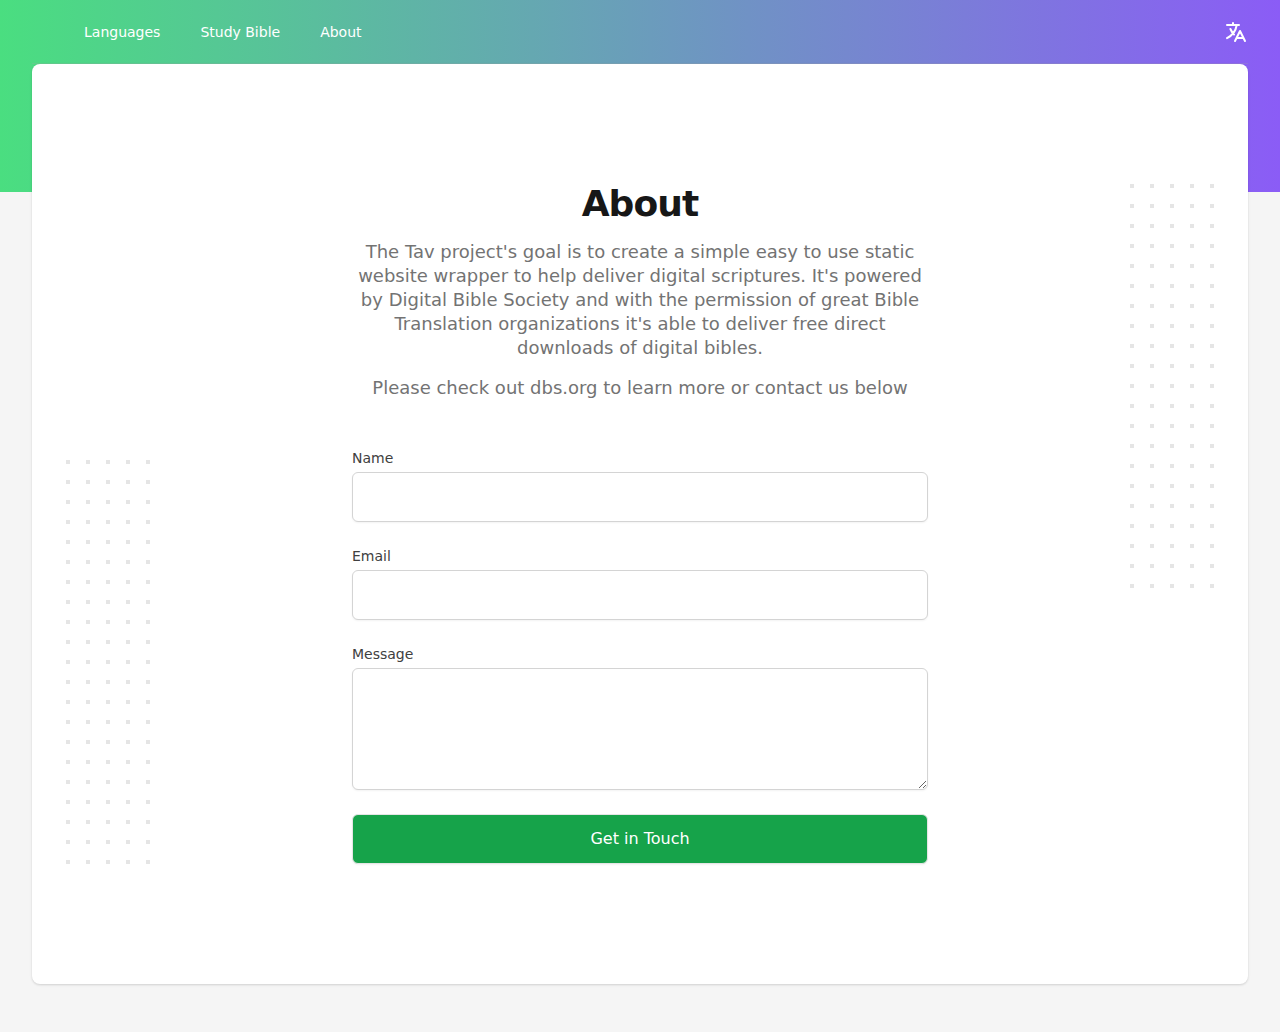
<file: about/index.html>
<!DOCTYPE html><html><head><meta charSet="utf-8"/><meta http-equiv="x-ua-compatible" content="ie=edge"/><meta name="viewport" content="width=device-width, initial-scale=1, shrink-to-fit=no"/><style data-href="/styles.f70cda07bd7de5fe1808.css" data-identity="gatsby-global-css">/*! tailwindcss v2.2.7 | MIT License | https://tailwindcss.com */

/*! modern-normalize v1.1.0 | MIT License | https://github.com/sindresorhus/modern-normalize */html{-webkit-text-size-adjust:100%;line-height:1.15;-moz-tab-size:4;-o-tab-size:4;tab-size:4}body{font-family:system-ui,-apple-system,Segoe UI,Roboto,Helvetica,Arial,sans-serif,Apple Color Emoji,Segoe UI Emoji;margin:0}hr{color:inherit;height:0}abbr[title]{-webkit-text-decoration:underline dotted;text-decoration:underline dotted}b,strong{font-weight:bolder}code,kbd,pre,samp{font-family:ui-monospace,SFMono-Regular,Consolas,Liberation Mono,Menlo,monospace;font-size:1em}small{font-size:80%}sub,sup{font-size:75%;line-height:0;position:relative;vertical-align:baseline}sub{bottom:-.25em}sup{top:-.5em}table{border-color:inherit;text-indent:0}button,input,optgroup,select,textarea{font-family:inherit;font-size:100%;line-height:1.15;margin:0}button,select{text-transform:none}[type=button],[type=submit],button{-webkit-appearance:button}legend{padding:0}progress{vertical-align:baseline}[type=search]{-webkit-appearance:textfield;outline-offset:-2px}summary{display:list-item}blockquote,dd,dl,figure,h1,h2,h3,h4,h5,h6,hr,p,pre{margin:0}button{background-color:transparent;background-image:none}fieldset,ol,ul{margin:0;padding:0}ol,ul{list-style:none}html{font-family:ui-sans-serif,system-ui,-apple-system,BlinkMacSystemFont,Segoe UI,Roboto,Helvetica Neue,Arial,Noto Sans,sans-serif,Apple Color Emoji,Segoe UI Emoji,Segoe UI Symbol,Noto Color Emoji;line-height:1.5}body{font-family:inherit;line-height:inherit}*,:after,:before{border:0 solid;box-sizing:border-box}hr{border-top-width:1px}img{border-style:solid}textarea{resize:vertical}input::-moz-placeholder,textarea::-moz-placeholder{color:#a3a3a3}input:-ms-input-placeholder,textarea:-ms-input-placeholder{color:#a3a3a3}input::placeholder,textarea::placeholder{color:#a3a3a3}[role=button],button{cursor:pointer}table{border-collapse:collapse}h1,h2,h3,h4,h5,h6{font-size:inherit;font-weight:inherit}a{color:inherit;text-decoration:inherit}button,input,optgroup,select,textarea{color:inherit;line-height:inherit;padding:0}code,kbd,pre,samp{font-family:ui-monospace,SFMono-Regular,Menlo,Monaco,Consolas,Liberation Mono,Courier New,monospace}audio,canvas,embed,iframe,img,object,svg,video{display:block;vertical-align:middle}img,video{height:auto;max-width:100%}[hidden]{display:none}*,:after,:before{--tw-border-opacity:1;border-color:rgba(229,229,229,var(--tw-border-opacity))}[type=date],[type=email],[type=number],[type=search],[type=text],[type=time],[type=url],select,textarea{-webkit-appearance:none;-moz-appearance:none;appearance:none;background-color:#fff;border-color:#737373;border-radius:0;border-width:1px;font-size:1rem;line-height:1.5rem;padding:.5rem .75rem}[type=date]:focus,[type=email]:focus,[type=number]:focus,[type=search]:focus,[type=text]:focus,[type=time]:focus,[type=url]:focus,select:focus,textarea:focus{--tw-ring-inset:var(--tw-empty,/*!*/ /*!*/);--tw-ring-offset-width:0px;--tw-ring-offset-color:#fff;--tw-ring-color:#2563eb;--tw-ring-offset-shadow:var(--tw-ring-inset) 0 0 0 var(--tw-ring-offset-width) var(--tw-ring-offset-color);--tw-ring-shadow:var(--tw-ring-inset) 0 0 0 calc(1px + var(--tw-ring-offset-width)) var(--tw-ring-color);border-color:#2563eb;box-shadow:var(--tw-ring-offset-shadow),var(--tw-ring-shadow),var(--tw-shadow,0 0 #0000);outline:2px solid transparent;outline-offset:2px}input::-moz-placeholder,textarea::-moz-placeholder{color:#737373;opacity:1}input:-ms-input-placeholder,textarea:-ms-input-placeholder{color:#737373;opacity:1}input::placeholder,textarea::placeholder{color:#737373;opacity:1}select{-webkit-print-color-adjust:exact;background-image:url("data:image/svg+xml;charset=utf-8,%3Csvg xmlns='http://www.w3.org/2000/svg' fill='none' viewBox='0 0 20 20'%3E%3Cpath stroke='%23737373' stroke-linecap='round' stroke-linejoin='round' stroke-width='1.5' d='m6 8 4 4 4-4'/%3E%3C/svg%3E");background-position:right .5rem center;background-repeat:no-repeat;background-size:1.5em 1.5em;color-adjust:exact;padding-right:2.5rem}[type=file]{background:unset;border-color:inherit;border-radius:0;border-width:0;font-size:unset;line-height:inherit;padding:0}[type=file]:focus{outline:1px auto -webkit-focus-ring-color}.sr-only{clip:rect(0,0,0,0);border-width:0;height:1px;margin:-1px;overflow:hidden;padding:0;position:absolute;white-space:nowrap;width:1px}.pointer-events-none{pointer-events:none}.fixed{position:fixed}.absolute{position:absolute}.relative{position:relative}.inset-0{left:0;right:0}.inset-0,.inset-y-0{bottom:0;top:0}.top-0{top:0}.right-0{right:0}.right-full{right:100%}.bottom-0{bottom:0}.left-0{left:0}.left-full{left:100%}.z-10{z-index:10}.z-20{z-index:20}.z-30{z-index:30}.z-40{z-index:40}.col-span-1{grid-column:span 1/span 1}.mx-4{margin-left:1rem;margin-right:1rem}.mx-auto{margin-left:auto;margin-right:auto}.-mx-4{margin-left:-1rem;margin-right:-1rem}.-my-2{margin-bottom:-.5rem;margin-top:-.5rem}.mt-1{margin-top:.25rem}.mt-2{margin-top:.5rem}.mt-3{margin-top:.75rem}.mt-4{margin-top:1rem}.mt-5{margin-top:1.25rem}.mt-10{margin-top:2.5rem}.mt-12{margin-top:3rem}.mt-20{margin-top:5rem}.-mt-32{margin-top:-8rem}.-mr-px{margin-right:-1px}.mb-4{margin-bottom:1rem}.mb-8{margin-bottom:2rem}.-mb-px{margin-bottom:-1px}.ml-3{margin-left:.75rem}.-ml-px{margin-left:-1px}.block{display:block}.inline-block{display:inline-block}.flex{display:flex}.inline-flex{display:inline-flex}.table{display:table}.grid{display:grid}.hidden{display:none}.h-4{height:1rem}.h-5{height:1.25rem}.h-6{height:1.5rem}.h-16{height:4rem}.h-64{height:16rem}.h-full{height:100%}.min-h-screen{min-height:100vh}.w-0{width:0}.w-4{width:1rem}.w-5{width:1.25rem}.w-6{width:1.5rem}.w-48{width:12rem}.w-60{width:15rem}.w-1\/3{width:33.333333%}.w-full{width:100%}.min-w-full{min-width:100%}.max-w-md{max-width:28rem}.max-w-lg{max-width:32rem}.max-w-xl{max-width:36rem}.max-w-7xl{max-width:80rem}.flex-1{flex:1 1 0%}.flex-shrink-0{flex-shrink:0}.flex-grow{flex-grow:1}.origin-top-right{transform-origin:top right}.transform{--tw-translate-x:0;--tw-translate-y:0;--tw-rotate:0;--tw-skew-x:0;--tw-skew-y:0;--tw-scale-x:1;--tw-scale-y:1;transform:translateX(var(--tw-translate-x)) translateY(var(--tw-translate-y)) rotate(var(--tw-rotate)) skewX(var(--tw-skew-x)) skewY(var(--tw-skew-y)) scaleX(var(--tw-scale-x)) scaleY(var(--tw-scale-y))}.translate-x-1\/2{--tw-translate-x:50%}.-translate-x-1\/2{--tw-translate-x:-50%}.scale-95{--tw-scale-x:.95;--tw-scale-y:.95}.scale-100{--tw-scale-x:1;--tw-scale-y:1}@-webkit-keyframes spin{to{transform:rotate(1turn)}}@keyframes spin{to{transform:rotate(1turn)}}@-webkit-keyframes ping{75%,to{opacity:0;transform:scale(2)}}@keyframes ping{75%,to{opacity:0;transform:scale(2)}}@-webkit-keyframes pulse{50%{opacity:.5}}@keyframes pulse{50%{opacity:.5}}@-webkit-keyframes bounce{0%,to{-webkit-animation-timing-function:cubic-bezier(.8,0,1,1);animation-timing-function:cubic-bezier(.8,0,1,1);transform:translateY(-25%)}50%{-webkit-animation-timing-function:cubic-bezier(0,0,.2,1);animation-timing-function:cubic-bezier(0,0,.2,1);transform:none}}@keyframes bounce{0%,to{-webkit-animation-timing-function:cubic-bezier(.8,0,1,1);animation-timing-function:cubic-bezier(.8,0,1,1);transform:translateY(-25%)}50%{-webkit-animation-timing-function:cubic-bezier(0,0,.2,1);animation-timing-function:cubic-bezier(0,0,.2,1);transform:none}}.grid-cols-1{grid-template-columns:repeat(1,minmax(0,1fr))}.flex-col{flex-direction:column}.items-end{align-items:flex-end}.items-center{align-items:center}.items-baseline{align-items:baseline}.justify-center{justify-content:center}.justify-between{justify-content:space-between}.gap-6{gap:1.5rem}.gap-x-2{-moz-column-gap:.5rem;column-gap:.5rem}.gap-y-6{row-gap:1.5rem}.space-x-3>:not([hidden])~:not([hidden]){--tw-space-x-reverse:0;margin-left:calc(.75rem*(1 - var(--tw-space-x-reverse)));margin-right:calc(.75rem*var(--tw-space-x-reverse))}.space-x-4>:not([hidden])~:not([hidden]){--tw-space-x-reverse:0;margin-left:calc(1rem*(1 - var(--tw-space-x-reverse)));margin-right:calc(1rem*var(--tw-space-x-reverse))}.space-x-6>:not([hidden])~:not([hidden]){--tw-space-x-reverse:0;margin-left:calc(1.5rem*(1 - var(--tw-space-x-reverse)));margin-right:calc(1.5rem*var(--tw-space-x-reverse))}.space-x-8>:not([hidden])~:not([hidden]){--tw-space-x-reverse:0;margin-left:calc(2rem*(1 - var(--tw-space-x-reverse)));margin-right:calc(2rem*var(--tw-space-x-reverse))}.space-y-1>:not([hidden])~:not([hidden]){--tw-space-y-reverse:0;margin-bottom:calc(.25rem*var(--tw-space-y-reverse));margin-top:calc(.25rem*(1 - var(--tw-space-y-reverse)))}.divide-x>:not([hidden])~:not([hidden]){--tw-divide-x-reverse:0;border-left-width:calc(1px*(1 - var(--tw-divide-x-reverse)));border-right-width:calc(1px*var(--tw-divide-x-reverse))}.divide-y>:not([hidden])~:not([hidden]){--tw-divide-y-reverse:0;border-bottom-width:calc(1px*var(--tw-divide-y-reverse));border-top-width:calc(1px*(1 - var(--tw-divide-y-reverse)))}.divide-gray-200>:not([hidden])~:not([hidden]){--tw-divide-opacity:1;border-color:rgba(229,229,229,var(--tw-divide-opacity))}.overflow-hidden{overflow:hidden}.overflow-x-auto{overflow-x:auto}.overflow-y-auto{overflow-y:auto}.overflow-ellipsis{text-overflow:ellipsis}.whitespace-nowrap{white-space:nowrap}.rounded-md{border-radius:.375rem}.rounded-lg{border-radius:.5rem}.rounded-full{border-radius:9999px}.rounded-br-lg{border-bottom-right-radius:.5rem}.rounded-bl-lg{border-bottom-left-radius:.5rem}.border{border-width:1px}.border-t{border-top-width:1px}.border-b-2{border-bottom-width:2px}.border-b{border-bottom-width:1px}.border-primary-500{--tw-border-opacity:1;border-color:rgba(34,197,94,var(--tw-border-opacity))}.border-gray-200{--tw-border-opacity:1;border-color:rgba(229,229,229,var(--tw-border-opacity))}.border-gray-300{--tw-border-opacity:1;border-color:rgba(212,212,212,var(--tw-border-opacity))}.hover\:border-gray-200:hover{--tw-border-opacity:1;border-color:rgba(229,229,229,var(--tw-border-opacity))}.focus\:border-primary-500:focus{--tw-border-opacity:1;border-color:rgba(34,197,94,var(--tw-border-opacity))}.focus\:border-white:focus{--tw-border-opacity:1;border-color:rgba(255,255,255,var(--tw-border-opacity))}.border-opacity-25{--tw-border-opacity:0.25}.bg-primary-100{--tw-bg-opacity:1;background-color:rgba(220,252,231,var(--tw-bg-opacity))}.bg-primary-600{--tw-bg-opacity:1;background-color:rgba(22,163,74,var(--tw-bg-opacity))}.bg-white{--tw-bg-opacity:1;background-color:rgba(255,255,255,var(--tw-bg-opacity))}.bg-gray-50{--tw-bg-opacity:1;background-color:rgba(250,250,250,var(--tw-bg-opacity))}.bg-gray-100{--tw-bg-opacity:1;background-color:rgba(245,245,245,var(--tw-bg-opacity))}.hover\:bg-primary-700:hover{--tw-bg-opacity:1;background-color:rgba(21,128,61,var(--tw-bg-opacity))}.hover\:bg-gray-50:hover{--tw-bg-opacity:1;background-color:rgba(250,250,250,var(--tw-bg-opacity))}.hover\:bg-gray-500:hover{--tw-bg-opacity:1;background-color:rgba(115,115,115,var(--tw-bg-opacity))}.hover\:bg-opacity-75:hover{--tw-bg-opacity:0.75}.bg-gradient-to-r{background-image:linear-gradient(to right,var(--tw-gradient-stops))}.from-primary-400{--tw-gradient-from:#4ade80;--tw-gradient-stops:var(--tw-gradient-from),var(--tw-gradient-to,rgba(74,222,128,0))}.to-secondary-500{--tw-gradient-to:#8b5cf6}.object-cover{-o-object-fit:cover;object-fit:cover}.p-2{padding:.5rem}.p-6{padding:1.5rem}.px-1{padding-left:.25rem;padding-right:.25rem}.px-2{padding-left:.5rem;padding-right:.5rem}.px-3{padding-left:.75rem;padding-right:.75rem}.px-4{padding-left:1rem;padding-right:1rem}.px-5{padding-left:1.25rem;padding-right:1.25rem}.px-6{padding-left:1.5rem;padding-right:1.5rem}.px-8{padding-left:2rem;padding-right:2rem}.px-2\.5{padding-left:.625rem;padding-right:.625rem}.py-0{padding-bottom:0;padding-top:0}.py-1{padding-bottom:.25rem;padding-top:.25rem}.py-2{padding-bottom:.5rem;padding-top:.5rem}.py-3{padding-bottom:.75rem;padding-top:.75rem}.py-4{padding-bottom:1rem;padding-top:1rem}.py-6{padding-bottom:1.5rem;padding-top:1.5rem}.py-12{padding-bottom:3rem;padding-top:3rem}.py-16{padding-bottom:4rem;padding-top:4rem}.py-0\.5{padding-bottom:.125rem;padding-top:.125rem}.pt-2{padding-top:.5rem}.pt-4{padding-top:1rem}.pt-5{padding-top:1.25rem}.pt-16{padding-top:4rem}.pr-3{padding-right:.75rem}.pr-4{padding-right:1rem}.pb-3{padding-bottom:.75rem}.pb-4{padding-bottom:1rem}.pb-12{padding-bottom:3rem}.pb-20{padding-bottom:5rem}.pb-32{padding-bottom:8rem}.pl-3{padding-left:.75rem}.pl-10{padding-left:2.5rem}.text-left{text-align:left}.text-center{text-align:center}.align-middle{vertical-align:middle}.text-xs{font-size:.75rem;line-height:1rem}.text-sm{font-size:.875rem;line-height:1.25rem}.text-base{font-size:1rem;line-height:1.5rem}.text-lg{font-size:1.125rem;line-height:1.75rem}.text-3xl{font-size:1.875rem;line-height:2.25rem}.text-4xl{font-size:2.25rem;line-height:2.5rem}.font-medium{font-weight:500}.font-bold{font-weight:700}.font-extrabold{font-weight:800}.uppercase{text-transform:uppercase}.leading-5{line-height:1.25rem}.leading-6{line-height:1.5rem}.tracking-tight{letter-spacing:-.025em}.tracking-wider{letter-spacing:.05em}.text-primary-600{--tw-text-opacity:1;color:rgba(22,163,74,var(--tw-text-opacity))}.text-white{--tw-text-opacity:1;color:rgba(255,255,255,var(--tw-text-opacity))}.text-gray-200{--tw-text-opacity:1;color:rgba(229,229,229,var(--tw-text-opacity))}.text-gray-400{--tw-text-opacity:1;color:rgba(163,163,163,var(--tw-text-opacity))}.text-gray-500{--tw-text-opacity:1;color:rgba(115,115,115,var(--tw-text-opacity))}.text-gray-600{--tw-text-opacity:1;color:rgba(82,82,82,var(--tw-text-opacity))}.text-gray-700{--tw-text-opacity:1;color:rgba(64,64,64,var(--tw-text-opacity))}.text-gray-900{--tw-text-opacity:1;color:rgba(23,23,23,var(--tw-text-opacity))}.hover\:text-white:hover{--tw-text-opacity:1;color:rgba(255,255,255,var(--tw-text-opacity))}.hover\:text-gray-500:hover{--tw-text-opacity:1;color:rgba(115,115,115,var(--tw-text-opacity))}.hover\:text-gray-700:hover{--tw-text-opacity:1;color:rgba(64,64,64,var(--tw-text-opacity))}.focus\:text-gray-600:focus{--tw-text-opacity:1;color:rgba(82,82,82,var(--tw-text-opacity))}.placeholder-gray-500::-moz-placeholder{--tw-placeholder-opacity:1;color:rgba(115,115,115,var(--tw-placeholder-opacity))}.placeholder-gray-500:-ms-input-placeholder{--tw-placeholder-opacity:1;color:rgba(115,115,115,var(--tw-placeholder-opacity))}.placeholder-gray-500::placeholder{--tw-placeholder-opacity:1;color:rgba(115,115,115,var(--tw-placeholder-opacity))}.opacity-0{opacity:0}.opacity-30{opacity:.3}.opacity-100{opacity:1}*,:after,:before{--tw-shadow:0 0 #0000}.shadow-sm{--tw-shadow:0 1px 2px 0 rgba(0,0,0,0.05)}.shadow,.shadow-sm{box-shadow:var(--tw-ring-offset-shadow,0 0 #0000),var(--tw-ring-shadow,0 0 #0000),var(--tw-shadow)}.shadow{--tw-shadow:0 1px 3px 0 rgba(0,0,0,0.1),0 1px 2px 0 rgba(0,0,0,0.06)}.shadow-lg{--tw-shadow:0 10px 15px -3px rgba(0,0,0,0.1),0 4px 6px -2px rgba(0,0,0,0.05)}.shadow-lg,.shadow-xl{box-shadow:var(--tw-ring-offset-shadow,0 0 #0000),var(--tw-ring-shadow,0 0 #0000),var(--tw-shadow)}.shadow-xl{--tw-shadow:0 20px 25px -5px rgba(0,0,0,0.1),0 10px 10px -5px rgba(0,0,0,0.04)}.focus\:outline-none:focus{outline:2px solid transparent;outline-offset:2px}*,:after,:before{--tw-ring-inset:var(--tw-empty,/*!*/ /*!*/);--tw-ring-offset-width:0px;--tw-ring-offset-color:#fff;--tw-ring-color:rgba(59,130,246,0.5);--tw-ring-offset-shadow:0 0 #0000;--tw-ring-shadow:0 0 #0000}.ring-1{--tw-ring-offset-shadow:var(--tw-ring-inset) 0 0 0 var(--tw-ring-offset-width) var(--tw-ring-offset-color);--tw-ring-shadow:var(--tw-ring-inset) 0 0 0 calc(1px + var(--tw-ring-offset-width)) var(--tw-ring-color)}.focus\:ring-2:focus,.ring-1{box-shadow:var(--tw-ring-offset-shadow),var(--tw-ring-shadow),var(--tw-shadow,0 0 #0000)}.focus\:ring-2:focus{--tw-ring-offset-shadow:var(--tw-ring-inset) 0 0 0 var(--tw-ring-offset-width) var(--tw-ring-offset-color);--tw-ring-shadow:var(--tw-ring-inset) 0 0 0 calc(2px + var(--tw-ring-offset-width)) var(--tw-ring-color)}.focus\:ring:focus{--tw-ring-offset-shadow:var(--tw-ring-inset) 0 0 0 var(--tw-ring-offset-width) var(--tw-ring-offset-color);--tw-ring-shadow:var(--tw-ring-inset) 0 0 0 calc(3px + var(--tw-ring-offset-width)) var(--tw-ring-color);box-shadow:var(--tw-ring-offset-shadow),var(--tw-ring-shadow),var(--tw-shadow,0 0 #0000)}.focus\:ring-primary-500:focus{--tw-ring-opacity:1;--tw-ring-color:rgba(34,197,94,var(--tw-ring-opacity))}.focus\:ring-white:focus{--tw-ring-opacity:1;--tw-ring-color:rgba(255,255,255,var(--tw-ring-opacity))}.ring-opacity-5{--tw-ring-opacity:0.05}.focus\:ring-opacity-50:focus{--tw-ring-opacity:0.5}.focus\:ring-offset-2:focus{--tw-ring-offset-width:2px}.focus\:ring-offset-gray-600:focus{--tw-ring-offset-color:#525252}.filter{--tw-blur:var(--tw-empty,/*!*/ /*!*/);--tw-brightness:var(--tw-empty,/*!*/ /*!*/);--tw-contrast:var(--tw-empty,/*!*/ /*!*/);--tw-grayscale:var(--tw-empty,/*!*/ /*!*/);--tw-hue-rotate:var(--tw-empty,/*!*/ /*!*/);--tw-invert:var(--tw-empty,/*!*/ /*!*/);--tw-saturate:var(--tw-empty,/*!*/ /*!*/);--tw-sepia:var(--tw-empty,/*!*/ /*!*/);--tw-drop-shadow:var(--tw-empty,/*!*/ /*!*/);filter:var(--tw-blur) var(--tw-brightness) var(--tw-contrast) var(--tw-grayscale) var(--tw-hue-rotate) var(--tw-invert) var(--tw-saturate) var(--tw-sepia) var(--tw-drop-shadow)}.transition-all{transition-duration:.15s;transition-property:all;transition-timing-function:cubic-bezier(.4,0,.2,1)}.transition{transition-duration:.15s;transition-property:background-color,border-color,color,fill,stroke,opacity,box-shadow,transform,filter,-webkit-backdrop-filter;transition-property:background-color,border-color,color,fill,stroke,opacity,box-shadow,transform,filter,backdrop-filter;transition-property:background-color,border-color,color,fill,stroke,opacity,box-shadow,transform,filter,backdrop-filter,-webkit-backdrop-filter;transition-timing-function:cubic-bezier(.4,0,.2,1)}.duration-75{transition-duration:75ms}.duration-100{transition-duration:.1s}.duration-200{transition-duration:.2s}.duration-300{transition-duration:.3s}.ease-in{transition-timing-function:cubic-bezier(.4,0,1,1)}.ease-out{transition-timing-function:cubic-bezier(0,0,.2,1)}@media (min-width:640px){.sm\:col-span-2{grid-column:span 2/span 2}.sm\:-mx-6{margin-left:-1.5rem;margin-right:-1.5rem}.sm\:my-8{margin-bottom:2rem;margin-top:2rem}.sm\:mt-0{margin-top:0}.sm\:mt-4{margin-top:1rem}.sm\:ml-3{margin-left:.75rem}.sm\:block{display:block}.sm\:flex{display:flex}.sm\:h-72{height:18rem}.sm\:w-full{width:100%}.sm\:max-w-lg{max-width:32rem}.sm\:grid-cols-2{grid-template-columns:repeat(2,minmax(0,1fr))}.sm\:flex-row-reverse{flex-direction:row-reverse}.sm\:items-start{align-items:flex-start}.sm\:justify-end{justify-content:flex-end}.sm\:justify-center{justify-content:center}.sm\:gap-x-8{-moz-column-gap:2rem;column-gap:2rem}.sm\:rounded-lg{border-radius:.5rem}.sm\:p-0{padding:0}.sm\:p-6{padding:1.5rem}.sm\:px-4{padding-left:1rem;padding-right:1rem}.sm\:px-6{padding-left:1.5rem;padding-right:1.5rem}.sm\:px-8{padding-left:2rem;padding-right:2rem}.sm\:align-middle{vertical-align:middle}.sm\:text-sm{font-size:.875rem;line-height:1.25rem}.sm\:text-xl{font-size:1.25rem;line-height:1.75rem}.sm\:text-4xl{font-size:2.25rem;line-height:2.5rem}.sm\:text-5xl{font-size:3rem;line-height:1}}@media (min-width:768px){.md\:mt-5{margin-top:1.25rem}.md\:inline-block{display:inline-block}.md\:h-96{height:24rem}.md\:max-w-3xl{max-width:48rem}.md\:px-10{padding-left:2.5rem;padding-right:2.5rem}.md\:py-4{padding-bottom:1rem;padding-top:1rem}.md\:text-lg{font-size:1.125rem;line-height:1.75rem}.md\:text-6xl{font-size:3.75rem;line-height:1}}@media (min-width:1024px){.lg\:absolute{position:absolute}.lg\:relative{position:relative}.lg\:inset-y-0{bottom:0;top:0}.lg\:right-0{right:0}.lg\:-mx-8{margin-left:-2rem;margin-right:-2rem}.lg\:ml-4{margin-left:1rem}.lg\:ml-6{margin-left:1.5rem}.lg\:ml-10{margin-left:2.5rem}.lg\:block{display:block}.lg\:hidden{display:none}.lg\:h-full{height:100%}.lg\:w-1\/2{width:50%}.lg\:max-w-xs{max-width:20rem}.lg\:grid-cols-3{grid-template-columns:repeat(3,minmax(0,1fr))}.lg\:justify-start{justify-content:flex-start}.lg\:justify-end{justify-content:flex-end}.lg\:border-b{border-bottom-width:1px}.lg\:border-none{border-style:none}.lg\:border-gray-400{--tw-border-opacity:1;border-color:rgba(163,163,163,var(--tw-border-opacity))}.lg\:border-opacity-25{--tw-border-opacity:0.25}.lg\:px-0{padding-left:0;padding-right:0}.lg\:px-8{padding-left:2rem;padding-right:2rem}.lg\:py-24{padding-bottom:6rem;padding-top:6rem}.lg\:py-48{padding-bottom:12rem;padding-top:12rem}.lg\:text-left{text-align:left}.lg\:text-5xl{font-size:3rem;line-height:1}}@media (min-width:1280px){.xl\:inline{display:inline}.xl\:pr-16{padding-right:4rem}.xl\:text-6xl{font-size:3.75rem;line-height:1}}</style><meta name="generator" content="Gatsby 3.12.0"/><style>.gatsby-image-wrapper{position:relative;overflow:hidden}.gatsby-image-wrapper img{bottom:0;height:100%;left:0;margin:0;max-width:none;padding:0;position:absolute;right:0;top:0;width:100%;object-fit:cover}.gatsby-image-wrapper [data-main-image]{opacity:0;transform:translateZ(0);transition:opacity .25s linear;will-change:opacity}.gatsby-image-wrapper-constrained{display:inline-block;vertical-align:top}</style><noscript><style>.gatsby-image-wrapper noscript [data-main-image]{opacity:1!important}.gatsby-image-wrapper [data-placeholder-image]{opacity:0!important}</style></noscript><script type="module">const e="undefined"!=typeof HTMLImageElement&&"loading"in HTMLImageElement.prototype;e&&document.body.addEventListener("load",(function(e){if(void 0===e.target.dataset.mainImage)return;if(void 0===e.target.dataset.gatsbyImageSsr)return;const t=e.target;let a=null,n=t;for(;null===a&&n;)void 0!==n.parentNode.dataset.gatsbyImageWrapper&&(a=n.parentNode),n=n.parentNode;const o=a.querySelector("[data-placeholder-image]"),r=new Image;r.src=t.currentSrc,r.decode().catch((()=>{})).then((()=>{t.style.opacity=1,o&&(o.style.opacity=0,o.style.transition="opacity 500ms linear")}))}),!0);</script><title data-react-helmet="true"></title><link rel="sitemap" type="application/xml" href="/sitemap/sitemap-index.xml"/><link as="script" rel="preload" href="/webpack-runtime-7860a211f8b4ca100dc6.js"/><link as="script" rel="preload" href="/framework-f1b52caf4c854714bfb6.js"/><link as="script" rel="preload" href="/app-8135e2c5a4060fa08c28.js"/><link as="script" rel="preload" href="/component---src-pages-about-js-92c05de0768352ffb31d.js"/><link as="fetch" rel="preload" href="/page-data/about/page-data.json" crossorigin="anonymous"/><link as="fetch" rel="preload" href="/page-data/app-data.json" crossorigin="anonymous"/></head><body><div id="___gatsby"><div style="outline:none" tabindex="-1" id="gatsby-focus-wrapper"><div class="min-h-screen bg-gray-100"><div class="bg-gradient-to-r from-primary-400 to-secondary-500 pb-32"><nav class="bg-gradient-to-r from-primary-400 to-secondary-500 border-b border-gray-300 border-opacity-25 lg:border-none"><div class="max-w-7xl mx-auto px-2 sm:px-4 lg:px-8"><div class="relative h-16 flex items-center justify-between lg:border-b lg:border-gray-400 lg:border-opacity-25"><div class="px-2 flex items-center lg:px-0"><a href="/" class="flex-shrink-0 text-white text-lg font-bold"></a><div class="hidden lg:block lg:ml-10"><div class="flex space-x-4"><a class="text-white hover:bg-gray-500 hover:bg-opacity-75 rounded-md py-2 px-3 text-sm font-medium" href="/languages">Languages</a><a class="text-white hover:bg-gray-500 hover:bg-opacity-75 rounded-md py-2 px-3 text-sm font-medium" href="http://inscript.org">Study Bible</a><a class="text-white hover:bg-gray-500 hover:bg-opacity-75 rounded-md py-2 px-3 text-sm font-medium" href="/about">About</a></div></div></div><div class="flex-1 px-2 flex justify-center lg:ml-6 lg:justify-end"><div class="max-w-lg w-full lg:max-w-xs"></div></div><div class="flex lg:hidden"><button class="bg-gray-100 p-2 rounded-md inline-flex items-center justify-center text-gray-600 hover:text-white hover:bg-gray-500 hover:bg-opacity-75 focus:outline-none focus:ring-2 focus:ring-offset-2 focus:ring-offset-gray-600 focus:ring-white" id="headlessui-disclosure-button-undefined" type="button" aria-expanded="false"><span class="sr-only">Open main menu</span><svg xmlns="http://www.w3.org/2000/svg" fill="none" viewBox="0 0 24 24" stroke="currentColor" class="block h-6 w-6" aria-hidden="true"><path stroke-linecap="round" stroke-linejoin="round" stroke-width="2" d="M4 6h16M4 12h16M4 18h16"></path></svg></button></div><div class="hidden lg:block lg:ml-4"><div class="flex items-center"><div class="ml-3 relative flex-shrink-0"><div><button class="rounded-full flex text-sm text-white focus:text-gray-600" id="headlessui-menu-button-undefined" type="button" aria-haspopup="true" aria-expanded="false"><span class="sr-only">Open user menu</span><svg xmlns="http://www.w3.org/2000/svg" fill="none" viewBox="0 0 24 24" stroke="currentColor" class="h-6 w-6" aria-hidden="true"><path stroke-linecap="round" stroke-linejoin="round" stroke-width="2" d="M3 5h12M9 3v2m1.048 9.5A18.022 18.022 0 016.412 9m6.088 9h7M11 21l5-10 5 10M12.751 5C11.783 10.77 8.07 15.61 3 18.129"></path></svg></button></div></div></div></div></div></div></nav></div><main class="-mt-32"><div class="max-w-7xl mx-auto pb-12 px-4 sm:px-6 lg:px-8"><div class="bg-white rounded-lg shadow px-5 py-6 sm:px-6"><div><div class="bg-white py-16 px-4 overflow-hidden sm:px-6 lg:px-8 lg:py-24"><div class="relative max-w-xl mx-auto"><svg class="absolute left-full transform translate-x-1/2" width="404" height="404" fill="none" viewBox="0 0 404 404" aria-hidden="true"><defs><pattern id="85737c0e-0916-41d7-917f-596dc7edfa27" x="0" y="0" width="20" height="20" patternUnits="userSpaceOnUse"><rect x="0" y="0" width="4" height="4" class="text-gray-200" fill="currentColor"></rect></pattern></defs><rect width="404" height="404" fill="url(#85737c0e-0916-41d7-917f-596dc7edfa27)"></rect></svg><svg class="absolute right-full bottom-0 transform -translate-x-1/2" width="404" height="404" fill="none" viewBox="0 0 404 404" aria-hidden="true"><defs><pattern id="85737c0e-0916-41d7-917f-596dc7edfa27" x="0" y="0" width="20" height="20" patternUnits="userSpaceOnUse"><rect x="0" y="0" width="4" height="4" class="text-gray-200" fill="currentColor"></rect></pattern></defs><rect width="404" height="404" fill="url(#85737c0e-0916-41d7-917f-596dc7edfa27)"></rect></svg><div class="text-center"><h2 class="text-3xl font-extrabold tracking-tight text-gray-900 sm:text-4xl">About</h2><p class="mt-4 text-lg leading-6 text-gray-500">The Tav project&#x27;s goal is to create a simple easy to use static website wrapper to help deliver digital scriptures. It&#x27;s powered by Digital Bible Society and with the permission of great Bible Translation organizations it&#x27;s able to deliver free direct downloads of digital bibles.</p><p class="mt-4 text-lg leading-6 text-gray-500">Please check out dbs.org to learn more or contact us below</p></div><div class="mt-12"><form action="#" method="POST" class="grid grid-cols-1 gap-y-6 sm:grid-cols-2 sm:gap-x-8"><div class="sm:col-span-2"><label for="name" class="block text-sm font-medium text-gray-700">Name</label><div class="mt-1"><input type="text" name="name" id="name" autoComplete="given-name" class="py-3 px-4 block w-full shadow-sm focus:ring-primary-500 focus:border-primary-500 border-gray-300 rounded-md"/></div></div><div class="sm:col-span-2"><label for="email" class="block text-sm font-medium text-gray-700">Email</label><div class="mt-1"><input type="email" id="email" name="email" autoComplete="email" class="py-3 px-4 block w-full shadow-sm focus:ring-primary-500 focus:border-primary-500 border-gray-300 rounded-md"/></div></div><div class="sm:col-span-2"><label for="message" class="block text-sm font-medium text-gray-700">Message</label><div class="mt-1"><textarea id="message" name="message" rows="4" class="py-3 px-4 block w-full shadow-sm focus:ring-primary-500 focus:border-primary-500 border border-gray-300 rounded-md"></textarea></div></div><div class="sm:col-span-2"><button type="submit" class="w-full inline-flex items-center justify-center px-6 py-3 border border-transparent rounded-md shadow-sm text-base font-medium text-white bg-primary-600 hover:bg-primary-700 focus:outline-none focus:ring-2 focus:ring-offset-2 focus:ring-primary-500">Get in Touch</button></div></form></div></div></div></div></div></div></main></div></div><div id="gatsby-announcer" style="position:absolute;top:0;width:1px;height:1px;padding:0;overflow:hidden;clip:rect(0, 0, 0, 0);white-space:nowrap;border:0" aria-live="assertive" aria-atomic="true"></div></div><script id="gatsby-script-loader">/*<![CDATA[*/window.pagePath="/about/";/*]]>*/</script><script id="gatsby-chunk-mapping">/*<![CDATA[*/window.___chunkMapping={"polyfill":["/polyfill-68b9e1abb9712a8711e9.js"],"app":["/app-8135e2c5a4060fa08c28.js"],"component---src-pages-404-js":["/component---src-pages-404-js-b16b8a6ab79466650ce8.js"],"component---src-pages-about-js":["/component---src-pages-about-js-92c05de0768352ffb31d.js"],"component---src-pages-index-js":["/component---src-pages-index-js-c71e71204caf02511946.js"],"component---src-templates-language-all-jsx":["/component---src-templates-language-all-jsx-920f4d67b9e1bf87ea96.js"],"component---src-templates-language-jsx":["/component---src-templates-language-jsx-3947a83f496c6a5219a6.js"]};/*]]>*/</script><script src="/polyfill-68b9e1abb9712a8711e9.js" nomodule=""></script><script src="/component---src-pages-about-js-92c05de0768352ffb31d.js" async=""></script><script src="/app-8135e2c5a4060fa08c28.js" async=""></script><script src="/framework-f1b52caf4c854714bfb6.js" async=""></script><script src="/webpack-runtime-7860a211f8b4ca100dc6.js" async=""></script></body></html>
</file>
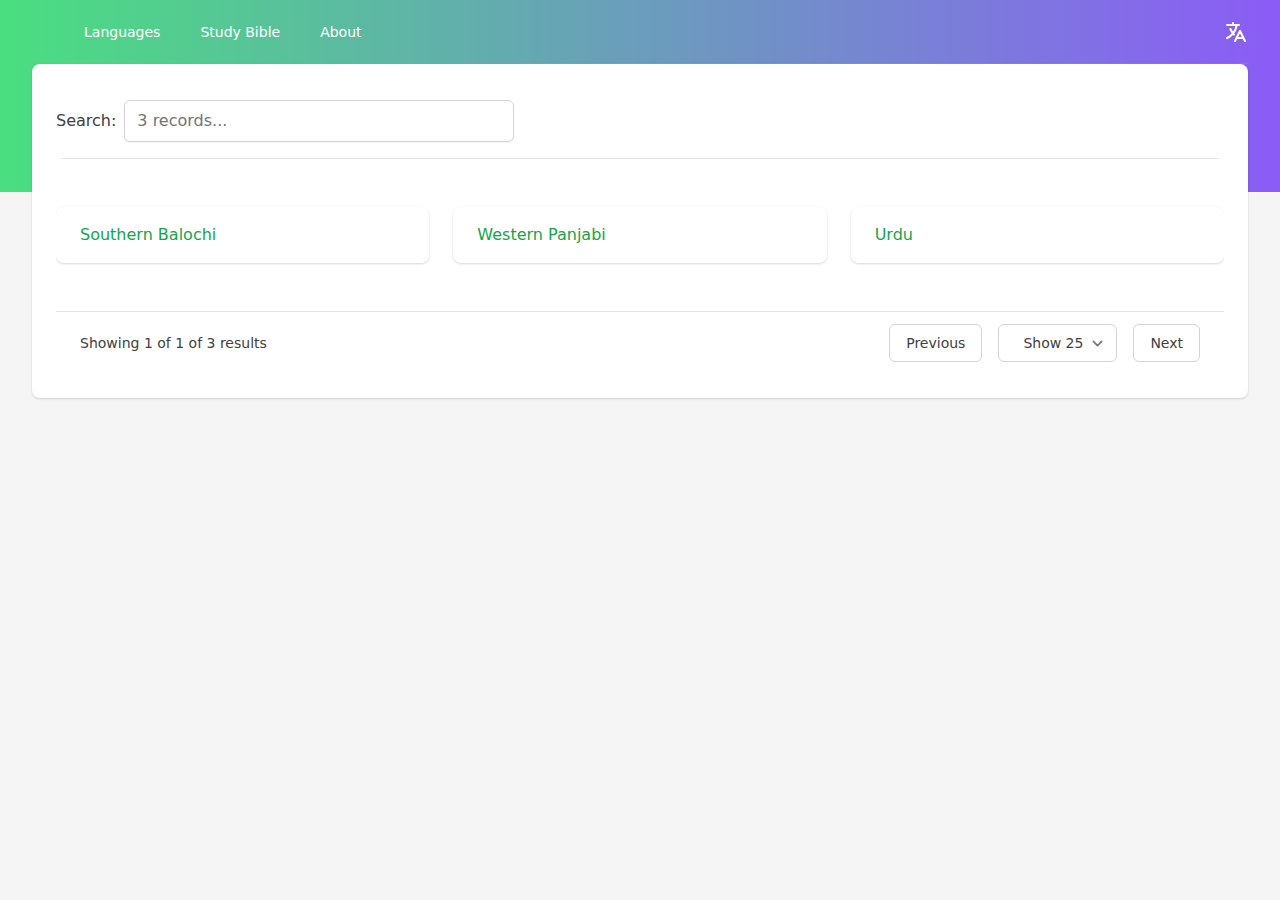
<file: languages/index.html>
<!DOCTYPE html><html><head><meta charSet="utf-8"/><meta http-equiv="x-ua-compatible" content="ie=edge"/><meta name="viewport" content="width=device-width, initial-scale=1, shrink-to-fit=no"/><style data-href="/styles.f70cda07bd7de5fe1808.css" data-identity="gatsby-global-css">/*! tailwindcss v2.2.7 | MIT License | https://tailwindcss.com */

/*! modern-normalize v1.1.0 | MIT License | https://github.com/sindresorhus/modern-normalize */html{-webkit-text-size-adjust:100%;line-height:1.15;-moz-tab-size:4;-o-tab-size:4;tab-size:4}body{font-family:system-ui,-apple-system,Segoe UI,Roboto,Helvetica,Arial,sans-serif,Apple Color Emoji,Segoe UI Emoji;margin:0}hr{color:inherit;height:0}abbr[title]{-webkit-text-decoration:underline dotted;text-decoration:underline dotted}b,strong{font-weight:bolder}code,kbd,pre,samp{font-family:ui-monospace,SFMono-Regular,Consolas,Liberation Mono,Menlo,monospace;font-size:1em}small{font-size:80%}sub,sup{font-size:75%;line-height:0;position:relative;vertical-align:baseline}sub{bottom:-.25em}sup{top:-.5em}table{border-color:inherit;text-indent:0}button,input,optgroup,select,textarea{font-family:inherit;font-size:100%;line-height:1.15;margin:0}button,select{text-transform:none}[type=button],[type=submit],button{-webkit-appearance:button}legend{padding:0}progress{vertical-align:baseline}[type=search]{-webkit-appearance:textfield;outline-offset:-2px}summary{display:list-item}blockquote,dd,dl,figure,h1,h2,h3,h4,h5,h6,hr,p,pre{margin:0}button{background-color:transparent;background-image:none}fieldset,ol,ul{margin:0;padding:0}ol,ul{list-style:none}html{font-family:ui-sans-serif,system-ui,-apple-system,BlinkMacSystemFont,Segoe UI,Roboto,Helvetica Neue,Arial,Noto Sans,sans-serif,Apple Color Emoji,Segoe UI Emoji,Segoe UI Symbol,Noto Color Emoji;line-height:1.5}body{font-family:inherit;line-height:inherit}*,:after,:before{border:0 solid;box-sizing:border-box}hr{border-top-width:1px}img{border-style:solid}textarea{resize:vertical}input::-moz-placeholder,textarea::-moz-placeholder{color:#a3a3a3}input:-ms-input-placeholder,textarea:-ms-input-placeholder{color:#a3a3a3}input::placeholder,textarea::placeholder{color:#a3a3a3}[role=button],button{cursor:pointer}table{border-collapse:collapse}h1,h2,h3,h4,h5,h6{font-size:inherit;font-weight:inherit}a{color:inherit;text-decoration:inherit}button,input,optgroup,select,textarea{color:inherit;line-height:inherit;padding:0}code,kbd,pre,samp{font-family:ui-monospace,SFMono-Regular,Menlo,Monaco,Consolas,Liberation Mono,Courier New,monospace}audio,canvas,embed,iframe,img,object,svg,video{display:block;vertical-align:middle}img,video{height:auto;max-width:100%}[hidden]{display:none}*,:after,:before{--tw-border-opacity:1;border-color:rgba(229,229,229,var(--tw-border-opacity))}[type=date],[type=email],[type=number],[type=search],[type=text],[type=time],[type=url],select,textarea{-webkit-appearance:none;-moz-appearance:none;appearance:none;background-color:#fff;border-color:#737373;border-radius:0;border-width:1px;font-size:1rem;line-height:1.5rem;padding:.5rem .75rem}[type=date]:focus,[type=email]:focus,[type=number]:focus,[type=search]:focus,[type=text]:focus,[type=time]:focus,[type=url]:focus,select:focus,textarea:focus{--tw-ring-inset:var(--tw-empty,/*!*/ /*!*/);--tw-ring-offset-width:0px;--tw-ring-offset-color:#fff;--tw-ring-color:#2563eb;--tw-ring-offset-shadow:var(--tw-ring-inset) 0 0 0 var(--tw-ring-offset-width) var(--tw-ring-offset-color);--tw-ring-shadow:var(--tw-ring-inset) 0 0 0 calc(1px + var(--tw-ring-offset-width)) var(--tw-ring-color);border-color:#2563eb;box-shadow:var(--tw-ring-offset-shadow),var(--tw-ring-shadow),var(--tw-shadow,0 0 #0000);outline:2px solid transparent;outline-offset:2px}input::-moz-placeholder,textarea::-moz-placeholder{color:#737373;opacity:1}input:-ms-input-placeholder,textarea:-ms-input-placeholder{color:#737373;opacity:1}input::placeholder,textarea::placeholder{color:#737373;opacity:1}select{-webkit-print-color-adjust:exact;background-image:url("data:image/svg+xml;charset=utf-8,%3Csvg xmlns='http://www.w3.org/2000/svg' fill='none' viewBox='0 0 20 20'%3E%3Cpath stroke='%23737373' stroke-linecap='round' stroke-linejoin='round' stroke-width='1.5' d='m6 8 4 4 4-4'/%3E%3C/svg%3E");background-position:right .5rem center;background-repeat:no-repeat;background-size:1.5em 1.5em;color-adjust:exact;padding-right:2.5rem}[type=file]{background:unset;border-color:inherit;border-radius:0;border-width:0;font-size:unset;line-height:inherit;padding:0}[type=file]:focus{outline:1px auto -webkit-focus-ring-color}.sr-only{clip:rect(0,0,0,0);border-width:0;height:1px;margin:-1px;overflow:hidden;padding:0;position:absolute;white-space:nowrap;width:1px}.pointer-events-none{pointer-events:none}.fixed{position:fixed}.absolute{position:absolute}.relative{position:relative}.inset-0{left:0;right:0}.inset-0,.inset-y-0{bottom:0;top:0}.top-0{top:0}.right-0{right:0}.right-full{right:100%}.bottom-0{bottom:0}.left-0{left:0}.left-full{left:100%}.z-10{z-index:10}.z-20{z-index:20}.z-30{z-index:30}.z-40{z-index:40}.col-span-1{grid-column:span 1/span 1}.mx-4{margin-left:1rem;margin-right:1rem}.mx-auto{margin-left:auto;margin-right:auto}.-mx-4{margin-left:-1rem;margin-right:-1rem}.-my-2{margin-bottom:-.5rem;margin-top:-.5rem}.mt-1{margin-top:.25rem}.mt-2{margin-top:.5rem}.mt-3{margin-top:.75rem}.mt-4{margin-top:1rem}.mt-5{margin-top:1.25rem}.mt-10{margin-top:2.5rem}.mt-12{margin-top:3rem}.mt-20{margin-top:5rem}.-mt-32{margin-top:-8rem}.-mr-px{margin-right:-1px}.mb-4{margin-bottom:1rem}.mb-8{margin-bottom:2rem}.-mb-px{margin-bottom:-1px}.ml-3{margin-left:.75rem}.-ml-px{margin-left:-1px}.block{display:block}.inline-block{display:inline-block}.flex{display:flex}.inline-flex{display:inline-flex}.table{display:table}.grid{display:grid}.hidden{display:none}.h-4{height:1rem}.h-5{height:1.25rem}.h-6{height:1.5rem}.h-16{height:4rem}.h-64{height:16rem}.h-full{height:100%}.min-h-screen{min-height:100vh}.w-0{width:0}.w-4{width:1rem}.w-5{width:1.25rem}.w-6{width:1.5rem}.w-48{width:12rem}.w-60{width:15rem}.w-1\/3{width:33.333333%}.w-full{width:100%}.min-w-full{min-width:100%}.max-w-md{max-width:28rem}.max-w-lg{max-width:32rem}.max-w-xl{max-width:36rem}.max-w-7xl{max-width:80rem}.flex-1{flex:1 1 0%}.flex-shrink-0{flex-shrink:0}.flex-grow{flex-grow:1}.origin-top-right{transform-origin:top right}.transform{--tw-translate-x:0;--tw-translate-y:0;--tw-rotate:0;--tw-skew-x:0;--tw-skew-y:0;--tw-scale-x:1;--tw-scale-y:1;transform:translateX(var(--tw-translate-x)) translateY(var(--tw-translate-y)) rotate(var(--tw-rotate)) skewX(var(--tw-skew-x)) skewY(var(--tw-skew-y)) scaleX(var(--tw-scale-x)) scaleY(var(--tw-scale-y))}.translate-x-1\/2{--tw-translate-x:50%}.-translate-x-1\/2{--tw-translate-x:-50%}.scale-95{--tw-scale-x:.95;--tw-scale-y:.95}.scale-100{--tw-scale-x:1;--tw-scale-y:1}@-webkit-keyframes spin{to{transform:rotate(1turn)}}@keyframes spin{to{transform:rotate(1turn)}}@-webkit-keyframes ping{75%,to{opacity:0;transform:scale(2)}}@keyframes ping{75%,to{opacity:0;transform:scale(2)}}@-webkit-keyframes pulse{50%{opacity:.5}}@keyframes pulse{50%{opacity:.5}}@-webkit-keyframes bounce{0%,to{-webkit-animation-timing-function:cubic-bezier(.8,0,1,1);animation-timing-function:cubic-bezier(.8,0,1,1);transform:translateY(-25%)}50%{-webkit-animation-timing-function:cubic-bezier(0,0,.2,1);animation-timing-function:cubic-bezier(0,0,.2,1);transform:none}}@keyframes bounce{0%,to{-webkit-animation-timing-function:cubic-bezier(.8,0,1,1);animation-timing-function:cubic-bezier(.8,0,1,1);transform:translateY(-25%)}50%{-webkit-animation-timing-function:cubic-bezier(0,0,.2,1);animation-timing-function:cubic-bezier(0,0,.2,1);transform:none}}.grid-cols-1{grid-template-columns:repeat(1,minmax(0,1fr))}.flex-col{flex-direction:column}.items-end{align-items:flex-end}.items-center{align-items:center}.items-baseline{align-items:baseline}.justify-center{justify-content:center}.justify-between{justify-content:space-between}.gap-6{gap:1.5rem}.gap-x-2{-moz-column-gap:.5rem;column-gap:.5rem}.gap-y-6{row-gap:1.5rem}.space-x-3>:not([hidden])~:not([hidden]){--tw-space-x-reverse:0;margin-left:calc(.75rem*(1 - var(--tw-space-x-reverse)));margin-right:calc(.75rem*var(--tw-space-x-reverse))}.space-x-4>:not([hidden])~:not([hidden]){--tw-space-x-reverse:0;margin-left:calc(1rem*(1 - var(--tw-space-x-reverse)));margin-right:calc(1rem*var(--tw-space-x-reverse))}.space-x-6>:not([hidden])~:not([hidden]){--tw-space-x-reverse:0;margin-left:calc(1.5rem*(1 - var(--tw-space-x-reverse)));margin-right:calc(1.5rem*var(--tw-space-x-reverse))}.space-x-8>:not([hidden])~:not([hidden]){--tw-space-x-reverse:0;margin-left:calc(2rem*(1 - var(--tw-space-x-reverse)));margin-right:calc(2rem*var(--tw-space-x-reverse))}.space-y-1>:not([hidden])~:not([hidden]){--tw-space-y-reverse:0;margin-bottom:calc(.25rem*var(--tw-space-y-reverse));margin-top:calc(.25rem*(1 - var(--tw-space-y-reverse)))}.divide-x>:not([hidden])~:not([hidden]){--tw-divide-x-reverse:0;border-left-width:calc(1px*(1 - var(--tw-divide-x-reverse)));border-right-width:calc(1px*var(--tw-divide-x-reverse))}.divide-y>:not([hidden])~:not([hidden]){--tw-divide-y-reverse:0;border-bottom-width:calc(1px*var(--tw-divide-y-reverse));border-top-width:calc(1px*(1 - var(--tw-divide-y-reverse)))}.divide-gray-200>:not([hidden])~:not([hidden]){--tw-divide-opacity:1;border-color:rgba(229,229,229,var(--tw-divide-opacity))}.overflow-hidden{overflow:hidden}.overflow-x-auto{overflow-x:auto}.overflow-y-auto{overflow-y:auto}.overflow-ellipsis{text-overflow:ellipsis}.whitespace-nowrap{white-space:nowrap}.rounded-md{border-radius:.375rem}.rounded-lg{border-radius:.5rem}.rounded-full{border-radius:9999px}.rounded-br-lg{border-bottom-right-radius:.5rem}.rounded-bl-lg{border-bottom-left-radius:.5rem}.border{border-width:1px}.border-t{border-top-width:1px}.border-b-2{border-bottom-width:2px}.border-b{border-bottom-width:1px}.border-primary-500{--tw-border-opacity:1;border-color:rgba(34,197,94,var(--tw-border-opacity))}.border-gray-200{--tw-border-opacity:1;border-color:rgba(229,229,229,var(--tw-border-opacity))}.border-gray-300{--tw-border-opacity:1;border-color:rgba(212,212,212,var(--tw-border-opacity))}.hover\:border-gray-200:hover{--tw-border-opacity:1;border-color:rgba(229,229,229,var(--tw-border-opacity))}.focus\:border-primary-500:focus{--tw-border-opacity:1;border-color:rgba(34,197,94,var(--tw-border-opacity))}.focus\:border-white:focus{--tw-border-opacity:1;border-color:rgba(255,255,255,var(--tw-border-opacity))}.border-opacity-25{--tw-border-opacity:0.25}.bg-primary-100{--tw-bg-opacity:1;background-color:rgba(220,252,231,var(--tw-bg-opacity))}.bg-primary-600{--tw-bg-opacity:1;background-color:rgba(22,163,74,var(--tw-bg-opacity))}.bg-white{--tw-bg-opacity:1;background-color:rgba(255,255,255,var(--tw-bg-opacity))}.bg-gray-50{--tw-bg-opacity:1;background-color:rgba(250,250,250,var(--tw-bg-opacity))}.bg-gray-100{--tw-bg-opacity:1;background-color:rgba(245,245,245,var(--tw-bg-opacity))}.hover\:bg-primary-700:hover{--tw-bg-opacity:1;background-color:rgba(21,128,61,var(--tw-bg-opacity))}.hover\:bg-gray-50:hover{--tw-bg-opacity:1;background-color:rgba(250,250,250,var(--tw-bg-opacity))}.hover\:bg-gray-500:hover{--tw-bg-opacity:1;background-color:rgba(115,115,115,var(--tw-bg-opacity))}.hover\:bg-opacity-75:hover{--tw-bg-opacity:0.75}.bg-gradient-to-r{background-image:linear-gradient(to right,var(--tw-gradient-stops))}.from-primary-400{--tw-gradient-from:#4ade80;--tw-gradient-stops:var(--tw-gradient-from),var(--tw-gradient-to,rgba(74,222,128,0))}.to-secondary-500{--tw-gradient-to:#8b5cf6}.object-cover{-o-object-fit:cover;object-fit:cover}.p-2{padding:.5rem}.p-6{padding:1.5rem}.px-1{padding-left:.25rem;padding-right:.25rem}.px-2{padding-left:.5rem;padding-right:.5rem}.px-3{padding-left:.75rem;padding-right:.75rem}.px-4{padding-left:1rem;padding-right:1rem}.px-5{padding-left:1.25rem;padding-right:1.25rem}.px-6{padding-left:1.5rem;padding-right:1.5rem}.px-8{padding-left:2rem;padding-right:2rem}.px-2\.5{padding-left:.625rem;padding-right:.625rem}.py-0{padding-bottom:0;padding-top:0}.py-1{padding-bottom:.25rem;padding-top:.25rem}.py-2{padding-bottom:.5rem;padding-top:.5rem}.py-3{padding-bottom:.75rem;padding-top:.75rem}.py-4{padding-bottom:1rem;padding-top:1rem}.py-6{padding-bottom:1.5rem;padding-top:1.5rem}.py-12{padding-bottom:3rem;padding-top:3rem}.py-16{padding-bottom:4rem;padding-top:4rem}.py-0\.5{padding-bottom:.125rem;padding-top:.125rem}.pt-2{padding-top:.5rem}.pt-4{padding-top:1rem}.pt-5{padding-top:1.25rem}.pt-16{padding-top:4rem}.pr-3{padding-right:.75rem}.pr-4{padding-right:1rem}.pb-3{padding-bottom:.75rem}.pb-4{padding-bottom:1rem}.pb-12{padding-bottom:3rem}.pb-20{padding-bottom:5rem}.pb-32{padding-bottom:8rem}.pl-3{padding-left:.75rem}.pl-10{padding-left:2.5rem}.text-left{text-align:left}.text-center{text-align:center}.align-middle{vertical-align:middle}.text-xs{font-size:.75rem;line-height:1rem}.text-sm{font-size:.875rem;line-height:1.25rem}.text-base{font-size:1rem;line-height:1.5rem}.text-lg{font-size:1.125rem;line-height:1.75rem}.text-3xl{font-size:1.875rem;line-height:2.25rem}.text-4xl{font-size:2.25rem;line-height:2.5rem}.font-medium{font-weight:500}.font-bold{font-weight:700}.font-extrabold{font-weight:800}.uppercase{text-transform:uppercase}.leading-5{line-height:1.25rem}.leading-6{line-height:1.5rem}.tracking-tight{letter-spacing:-.025em}.tracking-wider{letter-spacing:.05em}.text-primary-600{--tw-text-opacity:1;color:rgba(22,163,74,var(--tw-text-opacity))}.text-white{--tw-text-opacity:1;color:rgba(255,255,255,var(--tw-text-opacity))}.text-gray-200{--tw-text-opacity:1;color:rgba(229,229,229,var(--tw-text-opacity))}.text-gray-400{--tw-text-opacity:1;color:rgba(163,163,163,var(--tw-text-opacity))}.text-gray-500{--tw-text-opacity:1;color:rgba(115,115,115,var(--tw-text-opacity))}.text-gray-600{--tw-text-opacity:1;color:rgba(82,82,82,var(--tw-text-opacity))}.text-gray-700{--tw-text-opacity:1;color:rgba(64,64,64,var(--tw-text-opacity))}.text-gray-900{--tw-text-opacity:1;color:rgba(23,23,23,var(--tw-text-opacity))}.hover\:text-white:hover{--tw-text-opacity:1;color:rgba(255,255,255,var(--tw-text-opacity))}.hover\:text-gray-500:hover{--tw-text-opacity:1;color:rgba(115,115,115,var(--tw-text-opacity))}.hover\:text-gray-700:hover{--tw-text-opacity:1;color:rgba(64,64,64,var(--tw-text-opacity))}.focus\:text-gray-600:focus{--tw-text-opacity:1;color:rgba(82,82,82,var(--tw-text-opacity))}.placeholder-gray-500::-moz-placeholder{--tw-placeholder-opacity:1;color:rgba(115,115,115,var(--tw-placeholder-opacity))}.placeholder-gray-500:-ms-input-placeholder{--tw-placeholder-opacity:1;color:rgba(115,115,115,var(--tw-placeholder-opacity))}.placeholder-gray-500::placeholder{--tw-placeholder-opacity:1;color:rgba(115,115,115,var(--tw-placeholder-opacity))}.opacity-0{opacity:0}.opacity-30{opacity:.3}.opacity-100{opacity:1}*,:after,:before{--tw-shadow:0 0 #0000}.shadow-sm{--tw-shadow:0 1px 2px 0 rgba(0,0,0,0.05)}.shadow,.shadow-sm{box-shadow:var(--tw-ring-offset-shadow,0 0 #0000),var(--tw-ring-shadow,0 0 #0000),var(--tw-shadow)}.shadow{--tw-shadow:0 1px 3px 0 rgba(0,0,0,0.1),0 1px 2px 0 rgba(0,0,0,0.06)}.shadow-lg{--tw-shadow:0 10px 15px -3px rgba(0,0,0,0.1),0 4px 6px -2px rgba(0,0,0,0.05)}.shadow-lg,.shadow-xl{box-shadow:var(--tw-ring-offset-shadow,0 0 #0000),var(--tw-ring-shadow,0 0 #0000),var(--tw-shadow)}.shadow-xl{--tw-shadow:0 20px 25px -5px rgba(0,0,0,0.1),0 10px 10px -5px rgba(0,0,0,0.04)}.focus\:outline-none:focus{outline:2px solid transparent;outline-offset:2px}*,:after,:before{--tw-ring-inset:var(--tw-empty,/*!*/ /*!*/);--tw-ring-offset-width:0px;--tw-ring-offset-color:#fff;--tw-ring-color:rgba(59,130,246,0.5);--tw-ring-offset-shadow:0 0 #0000;--tw-ring-shadow:0 0 #0000}.ring-1{--tw-ring-offset-shadow:var(--tw-ring-inset) 0 0 0 var(--tw-ring-offset-width) var(--tw-ring-offset-color);--tw-ring-shadow:var(--tw-ring-inset) 0 0 0 calc(1px + var(--tw-ring-offset-width)) var(--tw-ring-color)}.focus\:ring-2:focus,.ring-1{box-shadow:var(--tw-ring-offset-shadow),var(--tw-ring-shadow),var(--tw-shadow,0 0 #0000)}.focus\:ring-2:focus{--tw-ring-offset-shadow:var(--tw-ring-inset) 0 0 0 var(--tw-ring-offset-width) var(--tw-ring-offset-color);--tw-ring-shadow:var(--tw-ring-inset) 0 0 0 calc(2px + var(--tw-ring-offset-width)) var(--tw-ring-color)}.focus\:ring:focus{--tw-ring-offset-shadow:var(--tw-ring-inset) 0 0 0 var(--tw-ring-offset-width) var(--tw-ring-offset-color);--tw-ring-shadow:var(--tw-ring-inset) 0 0 0 calc(3px + var(--tw-ring-offset-width)) var(--tw-ring-color);box-shadow:var(--tw-ring-offset-shadow),var(--tw-ring-shadow),var(--tw-shadow,0 0 #0000)}.focus\:ring-primary-500:focus{--tw-ring-opacity:1;--tw-ring-color:rgba(34,197,94,var(--tw-ring-opacity))}.focus\:ring-white:focus{--tw-ring-opacity:1;--tw-ring-color:rgba(255,255,255,var(--tw-ring-opacity))}.ring-opacity-5{--tw-ring-opacity:0.05}.focus\:ring-opacity-50:focus{--tw-ring-opacity:0.5}.focus\:ring-offset-2:focus{--tw-ring-offset-width:2px}.focus\:ring-offset-gray-600:focus{--tw-ring-offset-color:#525252}.filter{--tw-blur:var(--tw-empty,/*!*/ /*!*/);--tw-brightness:var(--tw-empty,/*!*/ /*!*/);--tw-contrast:var(--tw-empty,/*!*/ /*!*/);--tw-grayscale:var(--tw-empty,/*!*/ /*!*/);--tw-hue-rotate:var(--tw-empty,/*!*/ /*!*/);--tw-invert:var(--tw-empty,/*!*/ /*!*/);--tw-saturate:var(--tw-empty,/*!*/ /*!*/);--tw-sepia:var(--tw-empty,/*!*/ /*!*/);--tw-drop-shadow:var(--tw-empty,/*!*/ /*!*/);filter:var(--tw-blur) var(--tw-brightness) var(--tw-contrast) var(--tw-grayscale) var(--tw-hue-rotate) var(--tw-invert) var(--tw-saturate) var(--tw-sepia) var(--tw-drop-shadow)}.transition-all{transition-duration:.15s;transition-property:all;transition-timing-function:cubic-bezier(.4,0,.2,1)}.transition{transition-duration:.15s;transition-property:background-color,border-color,color,fill,stroke,opacity,box-shadow,transform,filter,-webkit-backdrop-filter;transition-property:background-color,border-color,color,fill,stroke,opacity,box-shadow,transform,filter,backdrop-filter;transition-property:background-color,border-color,color,fill,stroke,opacity,box-shadow,transform,filter,backdrop-filter,-webkit-backdrop-filter;transition-timing-function:cubic-bezier(.4,0,.2,1)}.duration-75{transition-duration:75ms}.duration-100{transition-duration:.1s}.duration-200{transition-duration:.2s}.duration-300{transition-duration:.3s}.ease-in{transition-timing-function:cubic-bezier(.4,0,1,1)}.ease-out{transition-timing-function:cubic-bezier(0,0,.2,1)}@media (min-width:640px){.sm\:col-span-2{grid-column:span 2/span 2}.sm\:-mx-6{margin-left:-1.5rem;margin-right:-1.5rem}.sm\:my-8{margin-bottom:2rem;margin-top:2rem}.sm\:mt-0{margin-top:0}.sm\:mt-4{margin-top:1rem}.sm\:ml-3{margin-left:.75rem}.sm\:block{display:block}.sm\:flex{display:flex}.sm\:h-72{height:18rem}.sm\:w-full{width:100%}.sm\:max-w-lg{max-width:32rem}.sm\:grid-cols-2{grid-template-columns:repeat(2,minmax(0,1fr))}.sm\:flex-row-reverse{flex-direction:row-reverse}.sm\:items-start{align-items:flex-start}.sm\:justify-end{justify-content:flex-end}.sm\:justify-center{justify-content:center}.sm\:gap-x-8{-moz-column-gap:2rem;column-gap:2rem}.sm\:rounded-lg{border-radius:.5rem}.sm\:p-0{padding:0}.sm\:p-6{padding:1.5rem}.sm\:px-4{padding-left:1rem;padding-right:1rem}.sm\:px-6{padding-left:1.5rem;padding-right:1.5rem}.sm\:px-8{padding-left:2rem;padding-right:2rem}.sm\:align-middle{vertical-align:middle}.sm\:text-sm{font-size:.875rem;line-height:1.25rem}.sm\:text-xl{font-size:1.25rem;line-height:1.75rem}.sm\:text-4xl{font-size:2.25rem;line-height:2.5rem}.sm\:text-5xl{font-size:3rem;line-height:1}}@media (min-width:768px){.md\:mt-5{margin-top:1.25rem}.md\:inline-block{display:inline-block}.md\:h-96{height:24rem}.md\:max-w-3xl{max-width:48rem}.md\:px-10{padding-left:2.5rem;padding-right:2.5rem}.md\:py-4{padding-bottom:1rem;padding-top:1rem}.md\:text-lg{font-size:1.125rem;line-height:1.75rem}.md\:text-6xl{font-size:3.75rem;line-height:1}}@media (min-width:1024px){.lg\:absolute{position:absolute}.lg\:relative{position:relative}.lg\:inset-y-0{bottom:0;top:0}.lg\:right-0{right:0}.lg\:-mx-8{margin-left:-2rem;margin-right:-2rem}.lg\:ml-4{margin-left:1rem}.lg\:ml-6{margin-left:1.5rem}.lg\:ml-10{margin-left:2.5rem}.lg\:block{display:block}.lg\:hidden{display:none}.lg\:h-full{height:100%}.lg\:w-1\/2{width:50%}.lg\:max-w-xs{max-width:20rem}.lg\:grid-cols-3{grid-template-columns:repeat(3,minmax(0,1fr))}.lg\:justify-start{justify-content:flex-start}.lg\:justify-end{justify-content:flex-end}.lg\:border-b{border-bottom-width:1px}.lg\:border-none{border-style:none}.lg\:border-gray-400{--tw-border-opacity:1;border-color:rgba(163,163,163,var(--tw-border-opacity))}.lg\:border-opacity-25{--tw-border-opacity:0.25}.lg\:px-0{padding-left:0;padding-right:0}.lg\:px-8{padding-left:2rem;padding-right:2rem}.lg\:py-24{padding-bottom:6rem;padding-top:6rem}.lg\:py-48{padding-bottom:12rem;padding-top:12rem}.lg\:text-left{text-align:left}.lg\:text-5xl{font-size:3rem;line-height:1}}@media (min-width:1280px){.xl\:inline{display:inline}.xl\:pr-16{padding-right:4rem}.xl\:text-6xl{font-size:3.75rem;line-height:1}}</style><meta name="generator" content="Gatsby 3.12.0"/><style>.gatsby-image-wrapper{position:relative;overflow:hidden}.gatsby-image-wrapper img{bottom:0;height:100%;left:0;margin:0;max-width:none;padding:0;position:absolute;right:0;top:0;width:100%;object-fit:cover}.gatsby-image-wrapper [data-main-image]{opacity:0;transform:translateZ(0);transition:opacity .25s linear;will-change:opacity}.gatsby-image-wrapper-constrained{display:inline-block;vertical-align:top}</style><noscript><style>.gatsby-image-wrapper noscript [data-main-image]{opacity:1!important}.gatsby-image-wrapper [data-placeholder-image]{opacity:0!important}</style></noscript><script type="module">const e="undefined"!=typeof HTMLImageElement&&"loading"in HTMLImageElement.prototype;e&&document.body.addEventListener("load",(function(e){if(void 0===e.target.dataset.mainImage)return;if(void 0===e.target.dataset.gatsbyImageSsr)return;const t=e.target;let a=null,n=t;for(;null===a&&n;)void 0!==n.parentNode.dataset.gatsbyImageWrapper&&(a=n.parentNode),n=n.parentNode;const o=a.querySelector("[data-placeholder-image]"),r=new Image;r.src=t.currentSrc,r.decode().catch((()=>{})).then((()=>{t.style.opacity=1,o&&(o.style.opacity=0,o.style.transition="opacity 500ms linear")}))}),!0);</script><title data-react-helmet="true"></title><link rel="sitemap" type="application/xml" href="/sitemap/sitemap-index.xml"/><link as="script" rel="preload" href="/webpack-runtime-7860a211f8b4ca100dc6.js"/><link as="script" rel="preload" href="/framework-f1b52caf4c854714bfb6.js"/><link as="script" rel="preload" href="/app-8135e2c5a4060fa08c28.js"/><link as="script" rel="preload" href="/bac36e78a8e0a16341d6c8fa5a6f62f9654001dc-9bb89b3f259e0f0fd6f8.js"/><link as="script" rel="preload" href="/component---src-templates-language-all-jsx-920f4d67b9e1bf87ea96.js"/><link as="fetch" rel="preload" href="/page-data/languages/page-data.json" crossorigin="anonymous"/><link as="fetch" rel="preload" href="/page-data/app-data.json" crossorigin="anonymous"/></head><body><div id="___gatsby"><div style="outline:none" tabindex="-1" id="gatsby-focus-wrapper"><div class="min-h-screen bg-gray-100"><div class="bg-gradient-to-r from-primary-400 to-secondary-500 pb-32"><nav class="bg-gradient-to-r from-primary-400 to-secondary-500 border-b border-gray-300 border-opacity-25 lg:border-none"><div class="max-w-7xl mx-auto px-2 sm:px-4 lg:px-8"><div class="relative h-16 flex items-center justify-between lg:border-b lg:border-gray-400 lg:border-opacity-25"><div class="px-2 flex items-center lg:px-0"><a href="/" class="flex-shrink-0 text-white text-lg font-bold"></a><div class="hidden lg:block lg:ml-10"><div class="flex space-x-4"><a class="text-white hover:bg-gray-500 hover:bg-opacity-75 rounded-md py-2 px-3 text-sm font-medium" href="/languages">Languages</a><a class="text-white hover:bg-gray-500 hover:bg-opacity-75 rounded-md py-2 px-3 text-sm font-medium" href="http://inscript.org">Study Bible</a><a class="text-white hover:bg-gray-500 hover:bg-opacity-75 rounded-md py-2 px-3 text-sm font-medium" href="/about">About</a></div></div></div><div class="flex-1 px-2 flex justify-center lg:ml-6 lg:justify-end"><div class="max-w-lg w-full lg:max-w-xs"></div></div><div class="flex lg:hidden"><button class="bg-gray-100 p-2 rounded-md inline-flex items-center justify-center text-gray-600 hover:text-white hover:bg-gray-500 hover:bg-opacity-75 focus:outline-none focus:ring-2 focus:ring-offset-2 focus:ring-offset-gray-600 focus:ring-white" id="headlessui-disclosure-button-undefined" type="button" aria-expanded="false"><span class="sr-only">Open main menu</span><svg xmlns="http://www.w3.org/2000/svg" fill="none" viewBox="0 0 24 24" stroke="currentColor" class="block h-6 w-6" aria-hidden="true"><path stroke-linecap="round" stroke-linejoin="round" stroke-width="2" d="M4 6h16M4 12h16M4 18h16"></path></svg></button></div><div class="hidden lg:block lg:ml-4"><div class="flex items-center"><div class="ml-3 relative flex-shrink-0"><div><button class="rounded-full flex text-sm text-white focus:text-gray-600" id="headlessui-menu-button-undefined" type="button" aria-haspopup="true" aria-expanded="false"><span class="sr-only">Open user menu</span><svg xmlns="http://www.w3.org/2000/svg" fill="none" viewBox="0 0 24 24" stroke="currentColor" class="h-6 w-6" aria-hidden="true"><path stroke-linecap="round" stroke-linejoin="round" stroke-width="2" d="M3 5h12M9 3v2m1.048 9.5A18.022 18.022 0 016.412 9m6.088 9h7M11 21l5-10 5 10M12.751 5C11.783 10.77 8.07 15.61 3 18.129"></path></svg></button></div></div></div></div></div></div></nav></div><main class="-mt-32"><div class="max-w-7xl mx-auto pb-12 px-4 sm:px-6 lg:px-8"><div class="bg-white rounded-lg shadow px-5 py-6 sm:px-6"><div><div class="mt-2 flex flex-col"><div class="-my-2 overflow-x-auto -mx-4 sm:-mx-6 lg:-mx-8"><div class="py-2 align-middle inline-block min-w-full lg:px-8"><label class="flex gap-x-2 items-baseline mb-4"><label class="text-gray-700">Search: </label><input type="text" class="mt-1 block w-1/3 rounded-md border-gray-300 shadow-sm focus:border-indigo-300 focus:ring focus:ring-indigo-200 focus:ring-opacity-50" value="" placeholder="3 records..."/></label><div class=" overflow-hidden sm:rounded-lg"><div role="table" class="min-w-full divide-y divide-gray-200"><div class="bg-gray-50 hidden"><div role="row"><div class="px-6 py-3 text-left text-xs font-medium text-gray-500 uppercase tracking-wider" colSpan="1" role="columnheader" title="Toggle SortBy" style="cursor:pointer">Name<span></span></div></div></div><div role="rowgroup" class="py-12 grid grid-cols-1 gap-6 sm:grid-cols-2 lg:grid-cols-3"><div role="row" class="col-span-1 bg-white rounded-lg shadow divide-y divide-gray-200 flex flex-col"><div class="px-6 py-4 whitespace-nowrap" role="cell"><a class="text-primary-600" href="/languages/bcc"><div class="text-primary-600 w-60 overflow-ellipsis overflow-hidden">Southern Balochi</div></a></div></div><div role="row" class="col-span-1 bg-white rounded-lg shadow divide-y divide-gray-200 flex flex-col"><div class="px-6 py-4 whitespace-nowrap" role="cell"><a class="text-primary-600" href="/languages/pnb"><div class="text-primary-600 w-60 overflow-ellipsis overflow-hidden">Western Panjabi</div></a></div></div><div role="row" class="col-span-1 bg-white rounded-lg shadow divide-y divide-gray-200 flex flex-col"><div class="px-6 py-4 whitespace-nowrap" role="cell"><a class="text-primary-600" href="/languages/urd"><div class="text-primary-600 w-60 overflow-ellipsis overflow-hidden">Urdu</div></a></div></div></div></div></div></div></div></div><nav class="bg-white px-4 py-3 flex items-center justify-between border-t border-gray-200 sm:px-6" aria-label="Pagination"><div class="hidden sm:block"><p class="text-sm text-gray-700">Showing <span class="font-medium">1</span> of <span class="font-medium">1</span> of<!-- --> <span class="font-medium">3</span> results</p></div><div class="flex-1 flex justify-between sm:justify-end"><button disabled="" class="relative inline-flex items-center px-4 py-2 border border-gray-300 text-sm font-medium rounded-md text-gray-700 bg-white hover:bg-gray-50">Previous</button><select class="relative inline-flex items-center px-6 py-2 mx-4 border border-gray-300 text-sm font-medium rounded-md text-gray-700 bg-white hover:bg-gray-50"><option value="25">Show 25</option><option value="40">Show 40</option><option value="50">Show 50</option><option value="100">Show 100</option></select><button disabled="" class="relative inline-flex items-center px-4 py-2 border border-gray-300 text-sm font-medium rounded-md text-gray-700 bg-white hover:bg-gray-50">Next</button></div></nav><pre><code></code></pre></div></div></div></main></div></div><div id="gatsby-announcer" style="position:absolute;top:0;width:1px;height:1px;padding:0;overflow:hidden;clip:rect(0, 0, 0, 0);white-space:nowrap;border:0" aria-live="assertive" aria-atomic="true"></div></div><script id="gatsby-script-loader">/*<![CDATA[*/window.pagePath="/languages/";/*]]>*/</script><script id="gatsby-chunk-mapping">/*<![CDATA[*/window.___chunkMapping={"polyfill":["/polyfill-68b9e1abb9712a8711e9.js"],"app":["/app-8135e2c5a4060fa08c28.js"],"component---src-pages-404-js":["/component---src-pages-404-js-b16b8a6ab79466650ce8.js"],"component---src-pages-about-js":["/component---src-pages-about-js-92c05de0768352ffb31d.js"],"component---src-pages-index-js":["/component---src-pages-index-js-c71e71204caf02511946.js"],"component---src-templates-language-all-jsx":["/component---src-templates-language-all-jsx-920f4d67b9e1bf87ea96.js"],"component---src-templates-language-jsx":["/component---src-templates-language-jsx-3947a83f496c6a5219a6.js"]};/*]]>*/</script><script src="/polyfill-68b9e1abb9712a8711e9.js" nomodule=""></script><script src="/component---src-templates-language-all-jsx-920f4d67b9e1bf87ea96.js" async=""></script><script src="/bac36e78a8e0a16341d6c8fa5a6f62f9654001dc-9bb89b3f259e0f0fd6f8.js" async=""></script><script src="/app-8135e2c5a4060fa08c28.js" async=""></script><script src="/framework-f1b52caf4c854714bfb6.js" async=""></script><script src="/webpack-runtime-7860a211f8b4ca100dc6.js" async=""></script></body></html>
</file>
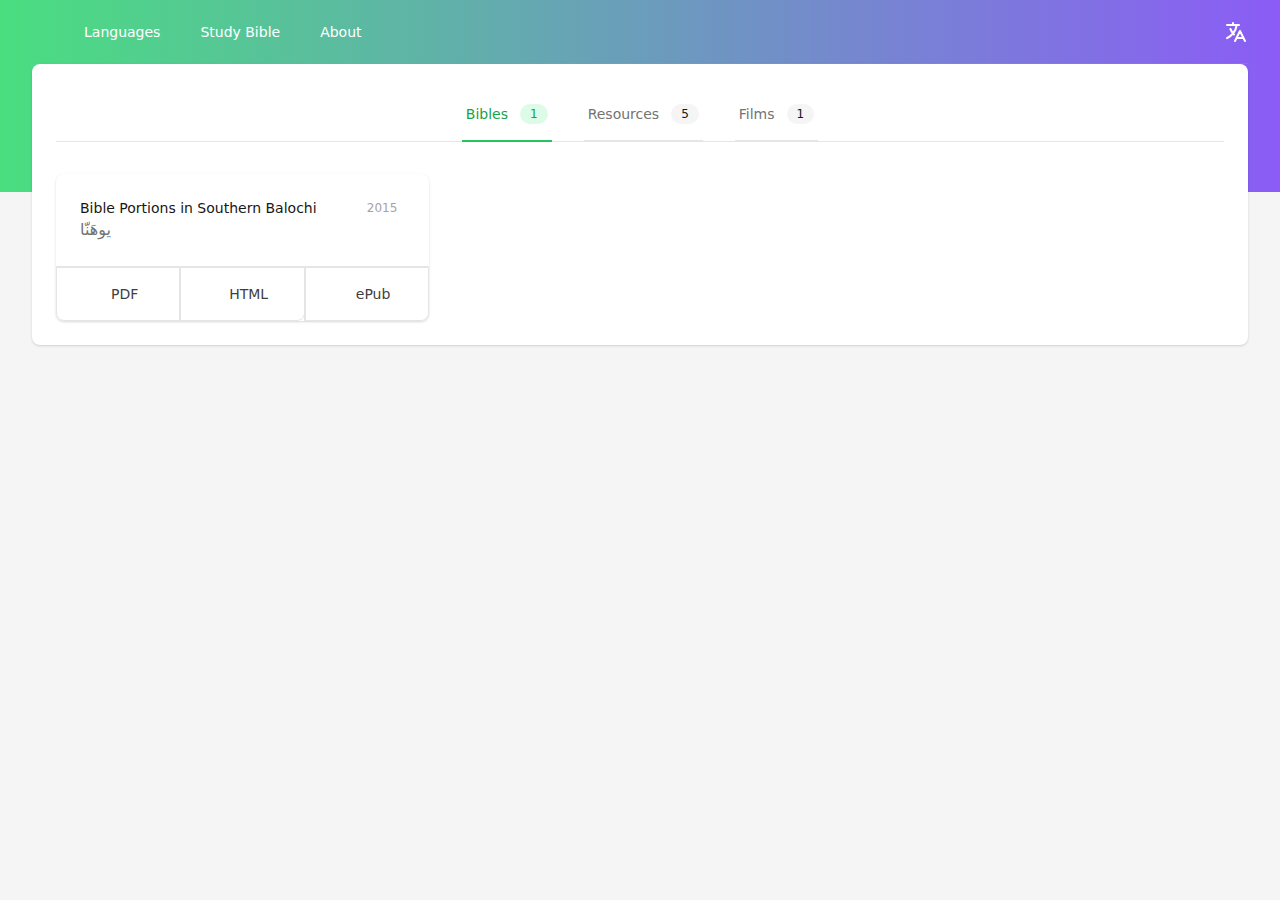
<file: languages/bcc/index.html>
<!DOCTYPE html><html><head><meta charSet="utf-8"/><meta http-equiv="x-ua-compatible" content="ie=edge"/><meta name="viewport" content="width=device-width, initial-scale=1, shrink-to-fit=no"/><style data-href="/styles.f70cda07bd7de5fe1808.css" data-identity="gatsby-global-css">/*! tailwindcss v2.2.7 | MIT License | https://tailwindcss.com */

/*! modern-normalize v1.1.0 | MIT License | https://github.com/sindresorhus/modern-normalize */html{-webkit-text-size-adjust:100%;line-height:1.15;-moz-tab-size:4;-o-tab-size:4;tab-size:4}body{font-family:system-ui,-apple-system,Segoe UI,Roboto,Helvetica,Arial,sans-serif,Apple Color Emoji,Segoe UI Emoji;margin:0}hr{color:inherit;height:0}abbr[title]{-webkit-text-decoration:underline dotted;text-decoration:underline dotted}b,strong{font-weight:bolder}code,kbd,pre,samp{font-family:ui-monospace,SFMono-Regular,Consolas,Liberation Mono,Menlo,monospace;font-size:1em}small{font-size:80%}sub,sup{font-size:75%;line-height:0;position:relative;vertical-align:baseline}sub{bottom:-.25em}sup{top:-.5em}table{border-color:inherit;text-indent:0}button,input,optgroup,select,textarea{font-family:inherit;font-size:100%;line-height:1.15;margin:0}button,select{text-transform:none}[type=button],[type=submit],button{-webkit-appearance:button}legend{padding:0}progress{vertical-align:baseline}[type=search]{-webkit-appearance:textfield;outline-offset:-2px}summary{display:list-item}blockquote,dd,dl,figure,h1,h2,h3,h4,h5,h6,hr,p,pre{margin:0}button{background-color:transparent;background-image:none}fieldset,ol,ul{margin:0;padding:0}ol,ul{list-style:none}html{font-family:ui-sans-serif,system-ui,-apple-system,BlinkMacSystemFont,Segoe UI,Roboto,Helvetica Neue,Arial,Noto Sans,sans-serif,Apple Color Emoji,Segoe UI Emoji,Segoe UI Symbol,Noto Color Emoji;line-height:1.5}body{font-family:inherit;line-height:inherit}*,:after,:before{border:0 solid;box-sizing:border-box}hr{border-top-width:1px}img{border-style:solid}textarea{resize:vertical}input::-moz-placeholder,textarea::-moz-placeholder{color:#a3a3a3}input:-ms-input-placeholder,textarea:-ms-input-placeholder{color:#a3a3a3}input::placeholder,textarea::placeholder{color:#a3a3a3}[role=button],button{cursor:pointer}table{border-collapse:collapse}h1,h2,h3,h4,h5,h6{font-size:inherit;font-weight:inherit}a{color:inherit;text-decoration:inherit}button,input,optgroup,select,textarea{color:inherit;line-height:inherit;padding:0}code,kbd,pre,samp{font-family:ui-monospace,SFMono-Regular,Menlo,Monaco,Consolas,Liberation Mono,Courier New,monospace}audio,canvas,embed,iframe,img,object,svg,video{display:block;vertical-align:middle}img,video{height:auto;max-width:100%}[hidden]{display:none}*,:after,:before{--tw-border-opacity:1;border-color:rgba(229,229,229,var(--tw-border-opacity))}[type=date],[type=email],[type=number],[type=search],[type=text],[type=time],[type=url],select,textarea{-webkit-appearance:none;-moz-appearance:none;appearance:none;background-color:#fff;border-color:#737373;border-radius:0;border-width:1px;font-size:1rem;line-height:1.5rem;padding:.5rem .75rem}[type=date]:focus,[type=email]:focus,[type=number]:focus,[type=search]:focus,[type=text]:focus,[type=time]:focus,[type=url]:focus,select:focus,textarea:focus{--tw-ring-inset:var(--tw-empty,/*!*/ /*!*/);--tw-ring-offset-width:0px;--tw-ring-offset-color:#fff;--tw-ring-color:#2563eb;--tw-ring-offset-shadow:var(--tw-ring-inset) 0 0 0 var(--tw-ring-offset-width) var(--tw-ring-offset-color);--tw-ring-shadow:var(--tw-ring-inset) 0 0 0 calc(1px + var(--tw-ring-offset-width)) var(--tw-ring-color);border-color:#2563eb;box-shadow:var(--tw-ring-offset-shadow),var(--tw-ring-shadow),var(--tw-shadow,0 0 #0000);outline:2px solid transparent;outline-offset:2px}input::-moz-placeholder,textarea::-moz-placeholder{color:#737373;opacity:1}input:-ms-input-placeholder,textarea:-ms-input-placeholder{color:#737373;opacity:1}input::placeholder,textarea::placeholder{color:#737373;opacity:1}select{-webkit-print-color-adjust:exact;background-image:url("data:image/svg+xml;charset=utf-8,%3Csvg xmlns='http://www.w3.org/2000/svg' fill='none' viewBox='0 0 20 20'%3E%3Cpath stroke='%23737373' stroke-linecap='round' stroke-linejoin='round' stroke-width='1.5' d='m6 8 4 4 4-4'/%3E%3C/svg%3E");background-position:right .5rem center;background-repeat:no-repeat;background-size:1.5em 1.5em;color-adjust:exact;padding-right:2.5rem}[type=file]{background:unset;border-color:inherit;border-radius:0;border-width:0;font-size:unset;line-height:inherit;padding:0}[type=file]:focus{outline:1px auto -webkit-focus-ring-color}.sr-only{clip:rect(0,0,0,0);border-width:0;height:1px;margin:-1px;overflow:hidden;padding:0;position:absolute;white-space:nowrap;width:1px}.pointer-events-none{pointer-events:none}.fixed{position:fixed}.absolute{position:absolute}.relative{position:relative}.inset-0{left:0;right:0}.inset-0,.inset-y-0{bottom:0;top:0}.top-0{top:0}.right-0{right:0}.right-full{right:100%}.bottom-0{bottom:0}.left-0{left:0}.left-full{left:100%}.z-10{z-index:10}.z-20{z-index:20}.z-30{z-index:30}.z-40{z-index:40}.col-span-1{grid-column:span 1/span 1}.mx-4{margin-left:1rem;margin-right:1rem}.mx-auto{margin-left:auto;margin-right:auto}.-mx-4{margin-left:-1rem;margin-right:-1rem}.-my-2{margin-bottom:-.5rem;margin-top:-.5rem}.mt-1{margin-top:.25rem}.mt-2{margin-top:.5rem}.mt-3{margin-top:.75rem}.mt-4{margin-top:1rem}.mt-5{margin-top:1.25rem}.mt-10{margin-top:2.5rem}.mt-12{margin-top:3rem}.mt-20{margin-top:5rem}.-mt-32{margin-top:-8rem}.-mr-px{margin-right:-1px}.mb-4{margin-bottom:1rem}.mb-8{margin-bottom:2rem}.-mb-px{margin-bottom:-1px}.ml-3{margin-left:.75rem}.-ml-px{margin-left:-1px}.block{display:block}.inline-block{display:inline-block}.flex{display:flex}.inline-flex{display:inline-flex}.table{display:table}.grid{display:grid}.hidden{display:none}.h-4{height:1rem}.h-5{height:1.25rem}.h-6{height:1.5rem}.h-16{height:4rem}.h-64{height:16rem}.h-full{height:100%}.min-h-screen{min-height:100vh}.w-0{width:0}.w-4{width:1rem}.w-5{width:1.25rem}.w-6{width:1.5rem}.w-48{width:12rem}.w-60{width:15rem}.w-1\/3{width:33.333333%}.w-full{width:100%}.min-w-full{min-width:100%}.max-w-md{max-width:28rem}.max-w-lg{max-width:32rem}.max-w-xl{max-width:36rem}.max-w-7xl{max-width:80rem}.flex-1{flex:1 1 0%}.flex-shrink-0{flex-shrink:0}.flex-grow{flex-grow:1}.origin-top-right{transform-origin:top right}.transform{--tw-translate-x:0;--tw-translate-y:0;--tw-rotate:0;--tw-skew-x:0;--tw-skew-y:0;--tw-scale-x:1;--tw-scale-y:1;transform:translateX(var(--tw-translate-x)) translateY(var(--tw-translate-y)) rotate(var(--tw-rotate)) skewX(var(--tw-skew-x)) skewY(var(--tw-skew-y)) scaleX(var(--tw-scale-x)) scaleY(var(--tw-scale-y))}.translate-x-1\/2{--tw-translate-x:50%}.-translate-x-1\/2{--tw-translate-x:-50%}.scale-95{--tw-scale-x:.95;--tw-scale-y:.95}.scale-100{--tw-scale-x:1;--tw-scale-y:1}@-webkit-keyframes spin{to{transform:rotate(1turn)}}@keyframes spin{to{transform:rotate(1turn)}}@-webkit-keyframes ping{75%,to{opacity:0;transform:scale(2)}}@keyframes ping{75%,to{opacity:0;transform:scale(2)}}@-webkit-keyframes pulse{50%{opacity:.5}}@keyframes pulse{50%{opacity:.5}}@-webkit-keyframes bounce{0%,to{-webkit-animation-timing-function:cubic-bezier(.8,0,1,1);animation-timing-function:cubic-bezier(.8,0,1,1);transform:translateY(-25%)}50%{-webkit-animation-timing-function:cubic-bezier(0,0,.2,1);animation-timing-function:cubic-bezier(0,0,.2,1);transform:none}}@keyframes bounce{0%,to{-webkit-animation-timing-function:cubic-bezier(.8,0,1,1);animation-timing-function:cubic-bezier(.8,0,1,1);transform:translateY(-25%)}50%{-webkit-animation-timing-function:cubic-bezier(0,0,.2,1);animation-timing-function:cubic-bezier(0,0,.2,1);transform:none}}.grid-cols-1{grid-template-columns:repeat(1,minmax(0,1fr))}.flex-col{flex-direction:column}.items-end{align-items:flex-end}.items-center{align-items:center}.items-baseline{align-items:baseline}.justify-center{justify-content:center}.justify-between{justify-content:space-between}.gap-6{gap:1.5rem}.gap-x-2{-moz-column-gap:.5rem;column-gap:.5rem}.gap-y-6{row-gap:1.5rem}.space-x-3>:not([hidden])~:not([hidden]){--tw-space-x-reverse:0;margin-left:calc(.75rem*(1 - var(--tw-space-x-reverse)));margin-right:calc(.75rem*var(--tw-space-x-reverse))}.space-x-4>:not([hidden])~:not([hidden]){--tw-space-x-reverse:0;margin-left:calc(1rem*(1 - var(--tw-space-x-reverse)));margin-right:calc(1rem*var(--tw-space-x-reverse))}.space-x-6>:not([hidden])~:not([hidden]){--tw-space-x-reverse:0;margin-left:calc(1.5rem*(1 - var(--tw-space-x-reverse)));margin-right:calc(1.5rem*var(--tw-space-x-reverse))}.space-x-8>:not([hidden])~:not([hidden]){--tw-space-x-reverse:0;margin-left:calc(2rem*(1 - var(--tw-space-x-reverse)));margin-right:calc(2rem*var(--tw-space-x-reverse))}.space-y-1>:not([hidden])~:not([hidden]){--tw-space-y-reverse:0;margin-bottom:calc(.25rem*var(--tw-space-y-reverse));margin-top:calc(.25rem*(1 - var(--tw-space-y-reverse)))}.divide-x>:not([hidden])~:not([hidden]){--tw-divide-x-reverse:0;border-left-width:calc(1px*(1 - var(--tw-divide-x-reverse)));border-right-width:calc(1px*var(--tw-divide-x-reverse))}.divide-y>:not([hidden])~:not([hidden]){--tw-divide-y-reverse:0;border-bottom-width:calc(1px*var(--tw-divide-y-reverse));border-top-width:calc(1px*(1 - var(--tw-divide-y-reverse)))}.divide-gray-200>:not([hidden])~:not([hidden]){--tw-divide-opacity:1;border-color:rgba(229,229,229,var(--tw-divide-opacity))}.overflow-hidden{overflow:hidden}.overflow-x-auto{overflow-x:auto}.overflow-y-auto{overflow-y:auto}.overflow-ellipsis{text-overflow:ellipsis}.whitespace-nowrap{white-space:nowrap}.rounded-md{border-radius:.375rem}.rounded-lg{border-radius:.5rem}.rounded-full{border-radius:9999px}.rounded-br-lg{border-bottom-right-radius:.5rem}.rounded-bl-lg{border-bottom-left-radius:.5rem}.border{border-width:1px}.border-t{border-top-width:1px}.border-b-2{border-bottom-width:2px}.border-b{border-bottom-width:1px}.border-primary-500{--tw-border-opacity:1;border-color:rgba(34,197,94,var(--tw-border-opacity))}.border-gray-200{--tw-border-opacity:1;border-color:rgba(229,229,229,var(--tw-border-opacity))}.border-gray-300{--tw-border-opacity:1;border-color:rgba(212,212,212,var(--tw-border-opacity))}.hover\:border-gray-200:hover{--tw-border-opacity:1;border-color:rgba(229,229,229,var(--tw-border-opacity))}.focus\:border-primary-500:focus{--tw-border-opacity:1;border-color:rgba(34,197,94,var(--tw-border-opacity))}.focus\:border-white:focus{--tw-border-opacity:1;border-color:rgba(255,255,255,var(--tw-border-opacity))}.border-opacity-25{--tw-border-opacity:0.25}.bg-primary-100{--tw-bg-opacity:1;background-color:rgba(220,252,231,var(--tw-bg-opacity))}.bg-primary-600{--tw-bg-opacity:1;background-color:rgba(22,163,74,var(--tw-bg-opacity))}.bg-white{--tw-bg-opacity:1;background-color:rgba(255,255,255,var(--tw-bg-opacity))}.bg-gray-50{--tw-bg-opacity:1;background-color:rgba(250,250,250,var(--tw-bg-opacity))}.bg-gray-100{--tw-bg-opacity:1;background-color:rgba(245,245,245,var(--tw-bg-opacity))}.hover\:bg-primary-700:hover{--tw-bg-opacity:1;background-color:rgba(21,128,61,var(--tw-bg-opacity))}.hover\:bg-gray-50:hover{--tw-bg-opacity:1;background-color:rgba(250,250,250,var(--tw-bg-opacity))}.hover\:bg-gray-500:hover{--tw-bg-opacity:1;background-color:rgba(115,115,115,var(--tw-bg-opacity))}.hover\:bg-opacity-75:hover{--tw-bg-opacity:0.75}.bg-gradient-to-r{background-image:linear-gradient(to right,var(--tw-gradient-stops))}.from-primary-400{--tw-gradient-from:#4ade80;--tw-gradient-stops:var(--tw-gradient-from),var(--tw-gradient-to,rgba(74,222,128,0))}.to-secondary-500{--tw-gradient-to:#8b5cf6}.object-cover{-o-object-fit:cover;object-fit:cover}.p-2{padding:.5rem}.p-6{padding:1.5rem}.px-1{padding-left:.25rem;padding-right:.25rem}.px-2{padding-left:.5rem;padding-right:.5rem}.px-3{padding-left:.75rem;padding-right:.75rem}.px-4{padding-left:1rem;padding-right:1rem}.px-5{padding-left:1.25rem;padding-right:1.25rem}.px-6{padding-left:1.5rem;padding-right:1.5rem}.px-8{padding-left:2rem;padding-right:2rem}.px-2\.5{padding-left:.625rem;padding-right:.625rem}.py-0{padding-bottom:0;padding-top:0}.py-1{padding-bottom:.25rem;padding-top:.25rem}.py-2{padding-bottom:.5rem;padding-top:.5rem}.py-3{padding-bottom:.75rem;padding-top:.75rem}.py-4{padding-bottom:1rem;padding-top:1rem}.py-6{padding-bottom:1.5rem;padding-top:1.5rem}.py-12{padding-bottom:3rem;padding-top:3rem}.py-16{padding-bottom:4rem;padding-top:4rem}.py-0\.5{padding-bottom:.125rem;padding-top:.125rem}.pt-2{padding-top:.5rem}.pt-4{padding-top:1rem}.pt-5{padding-top:1.25rem}.pt-16{padding-top:4rem}.pr-3{padding-right:.75rem}.pr-4{padding-right:1rem}.pb-3{padding-bottom:.75rem}.pb-4{padding-bottom:1rem}.pb-12{padding-bottom:3rem}.pb-20{padding-bottom:5rem}.pb-32{padding-bottom:8rem}.pl-3{padding-left:.75rem}.pl-10{padding-left:2.5rem}.text-left{text-align:left}.text-center{text-align:center}.align-middle{vertical-align:middle}.text-xs{font-size:.75rem;line-height:1rem}.text-sm{font-size:.875rem;line-height:1.25rem}.text-base{font-size:1rem;line-height:1.5rem}.text-lg{font-size:1.125rem;line-height:1.75rem}.text-3xl{font-size:1.875rem;line-height:2.25rem}.text-4xl{font-size:2.25rem;line-height:2.5rem}.font-medium{font-weight:500}.font-bold{font-weight:700}.font-extrabold{font-weight:800}.uppercase{text-transform:uppercase}.leading-5{line-height:1.25rem}.leading-6{line-height:1.5rem}.tracking-tight{letter-spacing:-.025em}.tracking-wider{letter-spacing:.05em}.text-primary-600{--tw-text-opacity:1;color:rgba(22,163,74,var(--tw-text-opacity))}.text-white{--tw-text-opacity:1;color:rgba(255,255,255,var(--tw-text-opacity))}.text-gray-200{--tw-text-opacity:1;color:rgba(229,229,229,var(--tw-text-opacity))}.text-gray-400{--tw-text-opacity:1;color:rgba(163,163,163,var(--tw-text-opacity))}.text-gray-500{--tw-text-opacity:1;color:rgba(115,115,115,var(--tw-text-opacity))}.text-gray-600{--tw-text-opacity:1;color:rgba(82,82,82,var(--tw-text-opacity))}.text-gray-700{--tw-text-opacity:1;color:rgba(64,64,64,var(--tw-text-opacity))}.text-gray-900{--tw-text-opacity:1;color:rgba(23,23,23,var(--tw-text-opacity))}.hover\:text-white:hover{--tw-text-opacity:1;color:rgba(255,255,255,var(--tw-text-opacity))}.hover\:text-gray-500:hover{--tw-text-opacity:1;color:rgba(115,115,115,var(--tw-text-opacity))}.hover\:text-gray-700:hover{--tw-text-opacity:1;color:rgba(64,64,64,var(--tw-text-opacity))}.focus\:text-gray-600:focus{--tw-text-opacity:1;color:rgba(82,82,82,var(--tw-text-opacity))}.placeholder-gray-500::-moz-placeholder{--tw-placeholder-opacity:1;color:rgba(115,115,115,var(--tw-placeholder-opacity))}.placeholder-gray-500:-ms-input-placeholder{--tw-placeholder-opacity:1;color:rgba(115,115,115,var(--tw-placeholder-opacity))}.placeholder-gray-500::placeholder{--tw-placeholder-opacity:1;color:rgba(115,115,115,var(--tw-placeholder-opacity))}.opacity-0{opacity:0}.opacity-30{opacity:.3}.opacity-100{opacity:1}*,:after,:before{--tw-shadow:0 0 #0000}.shadow-sm{--tw-shadow:0 1px 2px 0 rgba(0,0,0,0.05)}.shadow,.shadow-sm{box-shadow:var(--tw-ring-offset-shadow,0 0 #0000),var(--tw-ring-shadow,0 0 #0000),var(--tw-shadow)}.shadow{--tw-shadow:0 1px 3px 0 rgba(0,0,0,0.1),0 1px 2px 0 rgba(0,0,0,0.06)}.shadow-lg{--tw-shadow:0 10px 15px -3px rgba(0,0,0,0.1),0 4px 6px -2px rgba(0,0,0,0.05)}.shadow-lg,.shadow-xl{box-shadow:var(--tw-ring-offset-shadow,0 0 #0000),var(--tw-ring-shadow,0 0 #0000),var(--tw-shadow)}.shadow-xl{--tw-shadow:0 20px 25px -5px rgba(0,0,0,0.1),0 10px 10px -5px rgba(0,0,0,0.04)}.focus\:outline-none:focus{outline:2px solid transparent;outline-offset:2px}*,:after,:before{--tw-ring-inset:var(--tw-empty,/*!*/ /*!*/);--tw-ring-offset-width:0px;--tw-ring-offset-color:#fff;--tw-ring-color:rgba(59,130,246,0.5);--tw-ring-offset-shadow:0 0 #0000;--tw-ring-shadow:0 0 #0000}.ring-1{--tw-ring-offset-shadow:var(--tw-ring-inset) 0 0 0 var(--tw-ring-offset-width) var(--tw-ring-offset-color);--tw-ring-shadow:var(--tw-ring-inset) 0 0 0 calc(1px + var(--tw-ring-offset-width)) var(--tw-ring-color)}.focus\:ring-2:focus,.ring-1{box-shadow:var(--tw-ring-offset-shadow),var(--tw-ring-shadow),var(--tw-shadow,0 0 #0000)}.focus\:ring-2:focus{--tw-ring-offset-shadow:var(--tw-ring-inset) 0 0 0 var(--tw-ring-offset-width) var(--tw-ring-offset-color);--tw-ring-shadow:var(--tw-ring-inset) 0 0 0 calc(2px + var(--tw-ring-offset-width)) var(--tw-ring-color)}.focus\:ring:focus{--tw-ring-offset-shadow:var(--tw-ring-inset) 0 0 0 var(--tw-ring-offset-width) var(--tw-ring-offset-color);--tw-ring-shadow:var(--tw-ring-inset) 0 0 0 calc(3px + var(--tw-ring-offset-width)) var(--tw-ring-color);box-shadow:var(--tw-ring-offset-shadow),var(--tw-ring-shadow),var(--tw-shadow,0 0 #0000)}.focus\:ring-primary-500:focus{--tw-ring-opacity:1;--tw-ring-color:rgba(34,197,94,var(--tw-ring-opacity))}.focus\:ring-white:focus{--tw-ring-opacity:1;--tw-ring-color:rgba(255,255,255,var(--tw-ring-opacity))}.ring-opacity-5{--tw-ring-opacity:0.05}.focus\:ring-opacity-50:focus{--tw-ring-opacity:0.5}.focus\:ring-offset-2:focus{--tw-ring-offset-width:2px}.focus\:ring-offset-gray-600:focus{--tw-ring-offset-color:#525252}.filter{--tw-blur:var(--tw-empty,/*!*/ /*!*/);--tw-brightness:var(--tw-empty,/*!*/ /*!*/);--tw-contrast:var(--tw-empty,/*!*/ /*!*/);--tw-grayscale:var(--tw-empty,/*!*/ /*!*/);--tw-hue-rotate:var(--tw-empty,/*!*/ /*!*/);--tw-invert:var(--tw-empty,/*!*/ /*!*/);--tw-saturate:var(--tw-empty,/*!*/ /*!*/);--tw-sepia:var(--tw-empty,/*!*/ /*!*/);--tw-drop-shadow:var(--tw-empty,/*!*/ /*!*/);filter:var(--tw-blur) var(--tw-brightness) var(--tw-contrast) var(--tw-grayscale) var(--tw-hue-rotate) var(--tw-invert) var(--tw-saturate) var(--tw-sepia) var(--tw-drop-shadow)}.transition-all{transition-duration:.15s;transition-property:all;transition-timing-function:cubic-bezier(.4,0,.2,1)}.transition{transition-duration:.15s;transition-property:background-color,border-color,color,fill,stroke,opacity,box-shadow,transform,filter,-webkit-backdrop-filter;transition-property:background-color,border-color,color,fill,stroke,opacity,box-shadow,transform,filter,backdrop-filter;transition-property:background-color,border-color,color,fill,stroke,opacity,box-shadow,transform,filter,backdrop-filter,-webkit-backdrop-filter;transition-timing-function:cubic-bezier(.4,0,.2,1)}.duration-75{transition-duration:75ms}.duration-100{transition-duration:.1s}.duration-200{transition-duration:.2s}.duration-300{transition-duration:.3s}.ease-in{transition-timing-function:cubic-bezier(.4,0,1,1)}.ease-out{transition-timing-function:cubic-bezier(0,0,.2,1)}@media (min-width:640px){.sm\:col-span-2{grid-column:span 2/span 2}.sm\:-mx-6{margin-left:-1.5rem;margin-right:-1.5rem}.sm\:my-8{margin-bottom:2rem;margin-top:2rem}.sm\:mt-0{margin-top:0}.sm\:mt-4{margin-top:1rem}.sm\:ml-3{margin-left:.75rem}.sm\:block{display:block}.sm\:flex{display:flex}.sm\:h-72{height:18rem}.sm\:w-full{width:100%}.sm\:max-w-lg{max-width:32rem}.sm\:grid-cols-2{grid-template-columns:repeat(2,minmax(0,1fr))}.sm\:flex-row-reverse{flex-direction:row-reverse}.sm\:items-start{align-items:flex-start}.sm\:justify-end{justify-content:flex-end}.sm\:justify-center{justify-content:center}.sm\:gap-x-8{-moz-column-gap:2rem;column-gap:2rem}.sm\:rounded-lg{border-radius:.5rem}.sm\:p-0{padding:0}.sm\:p-6{padding:1.5rem}.sm\:px-4{padding-left:1rem;padding-right:1rem}.sm\:px-6{padding-left:1.5rem;padding-right:1.5rem}.sm\:px-8{padding-left:2rem;padding-right:2rem}.sm\:align-middle{vertical-align:middle}.sm\:text-sm{font-size:.875rem;line-height:1.25rem}.sm\:text-xl{font-size:1.25rem;line-height:1.75rem}.sm\:text-4xl{font-size:2.25rem;line-height:2.5rem}.sm\:text-5xl{font-size:3rem;line-height:1}}@media (min-width:768px){.md\:mt-5{margin-top:1.25rem}.md\:inline-block{display:inline-block}.md\:h-96{height:24rem}.md\:max-w-3xl{max-width:48rem}.md\:px-10{padding-left:2.5rem;padding-right:2.5rem}.md\:py-4{padding-bottom:1rem;padding-top:1rem}.md\:text-lg{font-size:1.125rem;line-height:1.75rem}.md\:text-6xl{font-size:3.75rem;line-height:1}}@media (min-width:1024px){.lg\:absolute{position:absolute}.lg\:relative{position:relative}.lg\:inset-y-0{bottom:0;top:0}.lg\:right-0{right:0}.lg\:-mx-8{margin-left:-2rem;margin-right:-2rem}.lg\:ml-4{margin-left:1rem}.lg\:ml-6{margin-left:1.5rem}.lg\:ml-10{margin-left:2.5rem}.lg\:block{display:block}.lg\:hidden{display:none}.lg\:h-full{height:100%}.lg\:w-1\/2{width:50%}.lg\:max-w-xs{max-width:20rem}.lg\:grid-cols-3{grid-template-columns:repeat(3,minmax(0,1fr))}.lg\:justify-start{justify-content:flex-start}.lg\:justify-end{justify-content:flex-end}.lg\:border-b{border-bottom-width:1px}.lg\:border-none{border-style:none}.lg\:border-gray-400{--tw-border-opacity:1;border-color:rgba(163,163,163,var(--tw-border-opacity))}.lg\:border-opacity-25{--tw-border-opacity:0.25}.lg\:px-0{padding-left:0;padding-right:0}.lg\:px-8{padding-left:2rem;padding-right:2rem}.lg\:py-24{padding-bottom:6rem;padding-top:6rem}.lg\:py-48{padding-bottom:12rem;padding-top:12rem}.lg\:text-left{text-align:left}.lg\:text-5xl{font-size:3rem;line-height:1}}@media (min-width:1280px){.xl\:inline{display:inline}.xl\:pr-16{padding-right:4rem}.xl\:text-6xl{font-size:3.75rem;line-height:1}}</style><meta name="generator" content="Gatsby 3.12.0"/><style>.gatsby-image-wrapper{position:relative;overflow:hidden}.gatsby-image-wrapper img{bottom:0;height:100%;left:0;margin:0;max-width:none;padding:0;position:absolute;right:0;top:0;width:100%;object-fit:cover}.gatsby-image-wrapper [data-main-image]{opacity:0;transform:translateZ(0);transition:opacity .25s linear;will-change:opacity}.gatsby-image-wrapper-constrained{display:inline-block;vertical-align:top}</style><noscript><style>.gatsby-image-wrapper noscript [data-main-image]{opacity:1!important}.gatsby-image-wrapper [data-placeholder-image]{opacity:0!important}</style></noscript><script type="module">const e="undefined"!=typeof HTMLImageElement&&"loading"in HTMLImageElement.prototype;e&&document.body.addEventListener("load",(function(e){if(void 0===e.target.dataset.mainImage)return;if(void 0===e.target.dataset.gatsbyImageSsr)return;const t=e.target;let a=null,n=t;for(;null===a&&n;)void 0!==n.parentNode.dataset.gatsbyImageWrapper&&(a=n.parentNode),n=n.parentNode;const o=a.querySelector("[data-placeholder-image]"),r=new Image;r.src=t.currentSrc,r.decode().catch((()=>{})).then((()=>{t.style.opacity=1,o&&(o.style.opacity=0,o.style.transition="opacity 500ms linear")}))}),!0);</script><title data-react-helmet="true"></title><link rel="sitemap" type="application/xml" href="/sitemap/sitemap-index.xml"/><link as="script" rel="preload" href="/webpack-runtime-7860a211f8b4ca100dc6.js"/><link as="script" rel="preload" href="/framework-f1b52caf4c854714bfb6.js"/><link as="script" rel="preload" href="/app-8135e2c5a4060fa08c28.js"/><link as="script" rel="preload" href="/bac36e78a8e0a16341d6c8fa5a6f62f9654001dc-9bb89b3f259e0f0fd6f8.js"/><link as="script" rel="preload" href="/component---src-templates-language-jsx-3947a83f496c6a5219a6.js"/><link as="fetch" rel="preload" href="/page-data/languages/bcc/page-data.json" crossorigin="anonymous"/><link as="fetch" rel="preload" href="/page-data/app-data.json" crossorigin="anonymous"/></head><body><div id="___gatsby"><div style="outline:none" tabindex="-1" id="gatsby-focus-wrapper"><div class="min-h-screen bg-gray-100"><div class="bg-gradient-to-r from-primary-400 to-secondary-500 pb-32"><nav class="bg-gradient-to-r from-primary-400 to-secondary-500 border-b border-gray-300 border-opacity-25 lg:border-none"><div class="max-w-7xl mx-auto px-2 sm:px-4 lg:px-8"><div class="relative h-16 flex items-center justify-between lg:border-b lg:border-gray-400 lg:border-opacity-25"><div class="px-2 flex items-center lg:px-0"><a href="/" class="flex-shrink-0 text-white text-lg font-bold"></a><div class="hidden lg:block lg:ml-10"><div class="flex space-x-4"><a class="text-white hover:bg-gray-500 hover:bg-opacity-75 rounded-md py-2 px-3 text-sm font-medium" href="/languages">Languages</a><a class="text-white hover:bg-gray-500 hover:bg-opacity-75 rounded-md py-2 px-3 text-sm font-medium" href="http://inscript.org">Study Bible</a><a class="text-white hover:bg-gray-500 hover:bg-opacity-75 rounded-md py-2 px-3 text-sm font-medium" href="/about">About</a></div></div></div><div class="flex-1 px-2 flex justify-center lg:ml-6 lg:justify-end"><div class="max-w-lg w-full lg:max-w-xs"></div></div><div class="flex lg:hidden"><button class="bg-gray-100 p-2 rounded-md inline-flex items-center justify-center text-gray-600 hover:text-white hover:bg-gray-500 hover:bg-opacity-75 focus:outline-none focus:ring-2 focus:ring-offset-2 focus:ring-offset-gray-600 focus:ring-white" id="headlessui-disclosure-button-undefined" type="button" aria-expanded="false"><span class="sr-only">Open main menu</span><svg xmlns="http://www.w3.org/2000/svg" fill="none" viewBox="0 0 24 24" stroke="currentColor" class="block h-6 w-6" aria-hidden="true"><path stroke-linecap="round" stroke-linejoin="round" stroke-width="2" d="M4 6h16M4 12h16M4 18h16"></path></svg></button></div><div class="hidden lg:block lg:ml-4"><div class="flex items-center"><div class="ml-3 relative flex-shrink-0"><div><button class="rounded-full flex text-sm text-white focus:text-gray-600" id="headlessui-menu-button-undefined" type="button" aria-haspopup="true" aria-expanded="false"><span class="sr-only">Open user menu</span><svg xmlns="http://www.w3.org/2000/svg" fill="none" viewBox="0 0 24 24" stroke="currentColor" class="h-6 w-6" aria-hidden="true"><path stroke-linecap="round" stroke-linejoin="round" stroke-width="2" d="M3 5h12M9 3v2m1.048 9.5A18.022 18.022 0 016.412 9m6.088 9h7M11 21l5-10 5 10M12.751 5C11.783 10.77 8.07 15.61 3 18.129"></path></svg></button></div></div></div></div></div></div></nav></div><main class="-mt-32"><div class="max-w-7xl mx-auto pb-12 px-4 sm:px-6 lg:px-8"><div class="bg-white rounded-lg shadow px-5 py-6 sm:px-6"><div><div class="border-b border-gray-200 mb-8"><div role="tablist" aria-orientation="horizontal"><nav class="-mb-px flex space-x-8 justify-center" aria-label="Tabs"><button aria-current="page" id="headlessui-tabs-tab-undefined" role="tab" type="button" aria-selected="false" tabindex="-1"><span class="border-transparent text-gray-500 hover:text-gray-700 hover:border-gray-200 whitespace-nowrap flex py-4 px-1 border-b-2 text-sm">Bibles<span class="bg-gray-100 text-gray-900 hidden ml-3 py-0.5 px-2.5 rounded-full text-xs md:inline-block">1</span></span></button><button id="headlessui-tabs-tab-undefined" role="tab" type="button" aria-selected="false" tabindex="-1"><span class="border-transparent text-gray-500 hover:text-gray-700 hover:border-gray-200 whitespace-nowrap flex py-4 px-1 border-b-2 text-sm">Resources<span class="bg-gray-100 text-gray-900 hidden ml-3 py-0.5 px-2.5 rounded-full text-xs md:inline-block">5</span></span></button><button id="headlessui-tabs-tab-undefined" role="tab" type="button" aria-selected="false" tabindex="-1"><span class="border-transparent text-gray-500 hover:text-gray-700 hover:border-gray-200 whitespace-nowrap flex py-4 px-1 border-b-2 text-sm">Films<span class="bg-gray-100 text-gray-900 hidden ml-3 py-0.5 px-2.5 rounded-full text-xs md:inline-block">1</span></span></button></nav></div></div><div></div></div></div></div></main></div></div><div id="gatsby-announcer" style="position:absolute;top:0;width:1px;height:1px;padding:0;overflow:hidden;clip:rect(0, 0, 0, 0);white-space:nowrap;border:0" aria-live="assertive" aria-atomic="true"></div></div><script id="gatsby-script-loader">/*<![CDATA[*/window.pagePath="/languages/bcc/";/*]]>*/</script><script id="gatsby-chunk-mapping">/*<![CDATA[*/window.___chunkMapping={"polyfill":["/polyfill-68b9e1abb9712a8711e9.js"],"app":["/app-8135e2c5a4060fa08c28.js"],"component---src-pages-404-js":["/component---src-pages-404-js-b16b8a6ab79466650ce8.js"],"component---src-pages-about-js":["/component---src-pages-about-js-92c05de0768352ffb31d.js"],"component---src-pages-index-js":["/component---src-pages-index-js-c71e71204caf02511946.js"],"component---src-templates-language-all-jsx":["/component---src-templates-language-all-jsx-920f4d67b9e1bf87ea96.js"],"component---src-templates-language-jsx":["/component---src-templates-language-jsx-3947a83f496c6a5219a6.js"]};/*]]>*/</script><script src="/polyfill-68b9e1abb9712a8711e9.js" nomodule=""></script><script src="/component---src-templates-language-jsx-3947a83f496c6a5219a6.js" async=""></script><script src="/bac36e78a8e0a16341d6c8fa5a6f62f9654001dc-9bb89b3f259e0f0fd6f8.js" async=""></script><script src="/app-8135e2c5a4060fa08c28.js" async=""></script><script src="/framework-f1b52caf4c854714bfb6.js" async=""></script><script src="/webpack-runtime-7860a211f8b4ca100dc6.js" async=""></script></body></html>
</file>
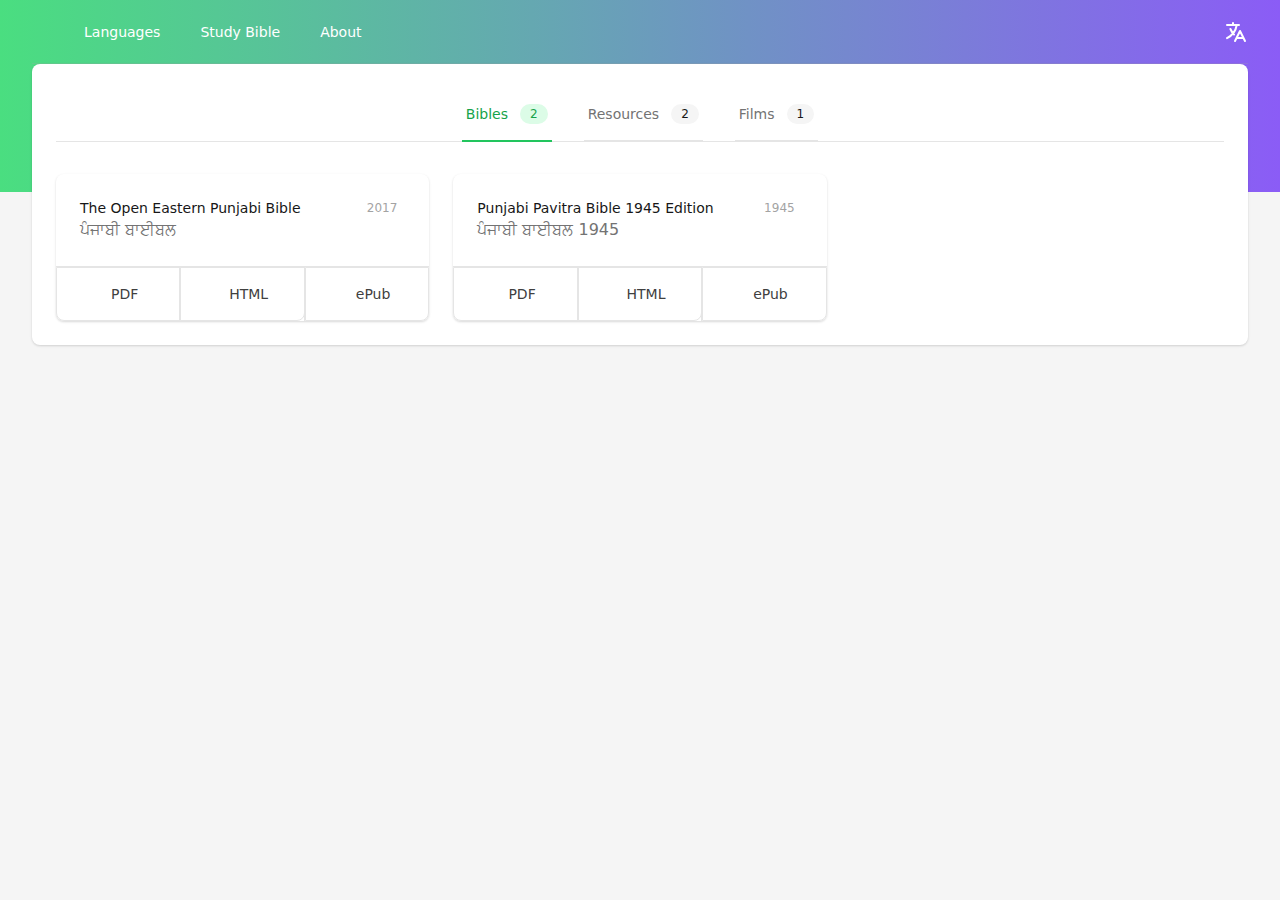
<file: languages/pnb/index.html>
<!DOCTYPE html><html><head><meta charSet="utf-8"/><meta http-equiv="x-ua-compatible" content="ie=edge"/><meta name="viewport" content="width=device-width, initial-scale=1, shrink-to-fit=no"/><style data-href="/styles.f70cda07bd7de5fe1808.css" data-identity="gatsby-global-css">/*! tailwindcss v2.2.7 | MIT License | https://tailwindcss.com */

/*! modern-normalize v1.1.0 | MIT License | https://github.com/sindresorhus/modern-normalize */html{-webkit-text-size-adjust:100%;line-height:1.15;-moz-tab-size:4;-o-tab-size:4;tab-size:4}body{font-family:system-ui,-apple-system,Segoe UI,Roboto,Helvetica,Arial,sans-serif,Apple Color Emoji,Segoe UI Emoji;margin:0}hr{color:inherit;height:0}abbr[title]{-webkit-text-decoration:underline dotted;text-decoration:underline dotted}b,strong{font-weight:bolder}code,kbd,pre,samp{font-family:ui-monospace,SFMono-Regular,Consolas,Liberation Mono,Menlo,monospace;font-size:1em}small{font-size:80%}sub,sup{font-size:75%;line-height:0;position:relative;vertical-align:baseline}sub{bottom:-.25em}sup{top:-.5em}table{border-color:inherit;text-indent:0}button,input,optgroup,select,textarea{font-family:inherit;font-size:100%;line-height:1.15;margin:0}button,select{text-transform:none}[type=button],[type=submit],button{-webkit-appearance:button}legend{padding:0}progress{vertical-align:baseline}[type=search]{-webkit-appearance:textfield;outline-offset:-2px}summary{display:list-item}blockquote,dd,dl,figure,h1,h2,h3,h4,h5,h6,hr,p,pre{margin:0}button{background-color:transparent;background-image:none}fieldset,ol,ul{margin:0;padding:0}ol,ul{list-style:none}html{font-family:ui-sans-serif,system-ui,-apple-system,BlinkMacSystemFont,Segoe UI,Roboto,Helvetica Neue,Arial,Noto Sans,sans-serif,Apple Color Emoji,Segoe UI Emoji,Segoe UI Symbol,Noto Color Emoji;line-height:1.5}body{font-family:inherit;line-height:inherit}*,:after,:before{border:0 solid;box-sizing:border-box}hr{border-top-width:1px}img{border-style:solid}textarea{resize:vertical}input::-moz-placeholder,textarea::-moz-placeholder{color:#a3a3a3}input:-ms-input-placeholder,textarea:-ms-input-placeholder{color:#a3a3a3}input::placeholder,textarea::placeholder{color:#a3a3a3}[role=button],button{cursor:pointer}table{border-collapse:collapse}h1,h2,h3,h4,h5,h6{font-size:inherit;font-weight:inherit}a{color:inherit;text-decoration:inherit}button,input,optgroup,select,textarea{color:inherit;line-height:inherit;padding:0}code,kbd,pre,samp{font-family:ui-monospace,SFMono-Regular,Menlo,Monaco,Consolas,Liberation Mono,Courier New,monospace}audio,canvas,embed,iframe,img,object,svg,video{display:block;vertical-align:middle}img,video{height:auto;max-width:100%}[hidden]{display:none}*,:after,:before{--tw-border-opacity:1;border-color:rgba(229,229,229,var(--tw-border-opacity))}[type=date],[type=email],[type=number],[type=search],[type=text],[type=time],[type=url],select,textarea{-webkit-appearance:none;-moz-appearance:none;appearance:none;background-color:#fff;border-color:#737373;border-radius:0;border-width:1px;font-size:1rem;line-height:1.5rem;padding:.5rem .75rem}[type=date]:focus,[type=email]:focus,[type=number]:focus,[type=search]:focus,[type=text]:focus,[type=time]:focus,[type=url]:focus,select:focus,textarea:focus{--tw-ring-inset:var(--tw-empty,/*!*/ /*!*/);--tw-ring-offset-width:0px;--tw-ring-offset-color:#fff;--tw-ring-color:#2563eb;--tw-ring-offset-shadow:var(--tw-ring-inset) 0 0 0 var(--tw-ring-offset-width) var(--tw-ring-offset-color);--tw-ring-shadow:var(--tw-ring-inset) 0 0 0 calc(1px + var(--tw-ring-offset-width)) var(--tw-ring-color);border-color:#2563eb;box-shadow:var(--tw-ring-offset-shadow),var(--tw-ring-shadow),var(--tw-shadow,0 0 #0000);outline:2px solid transparent;outline-offset:2px}input::-moz-placeholder,textarea::-moz-placeholder{color:#737373;opacity:1}input:-ms-input-placeholder,textarea:-ms-input-placeholder{color:#737373;opacity:1}input::placeholder,textarea::placeholder{color:#737373;opacity:1}select{-webkit-print-color-adjust:exact;background-image:url("data:image/svg+xml;charset=utf-8,%3Csvg xmlns='http://www.w3.org/2000/svg' fill='none' viewBox='0 0 20 20'%3E%3Cpath stroke='%23737373' stroke-linecap='round' stroke-linejoin='round' stroke-width='1.5' d='m6 8 4 4 4-4'/%3E%3C/svg%3E");background-position:right .5rem center;background-repeat:no-repeat;background-size:1.5em 1.5em;color-adjust:exact;padding-right:2.5rem}[type=file]{background:unset;border-color:inherit;border-radius:0;border-width:0;font-size:unset;line-height:inherit;padding:0}[type=file]:focus{outline:1px auto -webkit-focus-ring-color}.sr-only{clip:rect(0,0,0,0);border-width:0;height:1px;margin:-1px;overflow:hidden;padding:0;position:absolute;white-space:nowrap;width:1px}.pointer-events-none{pointer-events:none}.fixed{position:fixed}.absolute{position:absolute}.relative{position:relative}.inset-0{left:0;right:0}.inset-0,.inset-y-0{bottom:0;top:0}.top-0{top:0}.right-0{right:0}.right-full{right:100%}.bottom-0{bottom:0}.left-0{left:0}.left-full{left:100%}.z-10{z-index:10}.z-20{z-index:20}.z-30{z-index:30}.z-40{z-index:40}.col-span-1{grid-column:span 1/span 1}.mx-4{margin-left:1rem;margin-right:1rem}.mx-auto{margin-left:auto;margin-right:auto}.-mx-4{margin-left:-1rem;margin-right:-1rem}.-my-2{margin-bottom:-.5rem;margin-top:-.5rem}.mt-1{margin-top:.25rem}.mt-2{margin-top:.5rem}.mt-3{margin-top:.75rem}.mt-4{margin-top:1rem}.mt-5{margin-top:1.25rem}.mt-10{margin-top:2.5rem}.mt-12{margin-top:3rem}.mt-20{margin-top:5rem}.-mt-32{margin-top:-8rem}.-mr-px{margin-right:-1px}.mb-4{margin-bottom:1rem}.mb-8{margin-bottom:2rem}.-mb-px{margin-bottom:-1px}.ml-3{margin-left:.75rem}.-ml-px{margin-left:-1px}.block{display:block}.inline-block{display:inline-block}.flex{display:flex}.inline-flex{display:inline-flex}.table{display:table}.grid{display:grid}.hidden{display:none}.h-4{height:1rem}.h-5{height:1.25rem}.h-6{height:1.5rem}.h-16{height:4rem}.h-64{height:16rem}.h-full{height:100%}.min-h-screen{min-height:100vh}.w-0{width:0}.w-4{width:1rem}.w-5{width:1.25rem}.w-6{width:1.5rem}.w-48{width:12rem}.w-60{width:15rem}.w-1\/3{width:33.333333%}.w-full{width:100%}.min-w-full{min-width:100%}.max-w-md{max-width:28rem}.max-w-lg{max-width:32rem}.max-w-xl{max-width:36rem}.max-w-7xl{max-width:80rem}.flex-1{flex:1 1 0%}.flex-shrink-0{flex-shrink:0}.flex-grow{flex-grow:1}.origin-top-right{transform-origin:top right}.transform{--tw-translate-x:0;--tw-translate-y:0;--tw-rotate:0;--tw-skew-x:0;--tw-skew-y:0;--tw-scale-x:1;--tw-scale-y:1;transform:translateX(var(--tw-translate-x)) translateY(var(--tw-translate-y)) rotate(var(--tw-rotate)) skewX(var(--tw-skew-x)) skewY(var(--tw-skew-y)) scaleX(var(--tw-scale-x)) scaleY(var(--tw-scale-y))}.translate-x-1\/2{--tw-translate-x:50%}.-translate-x-1\/2{--tw-translate-x:-50%}.scale-95{--tw-scale-x:.95;--tw-scale-y:.95}.scale-100{--tw-scale-x:1;--tw-scale-y:1}@-webkit-keyframes spin{to{transform:rotate(1turn)}}@keyframes spin{to{transform:rotate(1turn)}}@-webkit-keyframes ping{75%,to{opacity:0;transform:scale(2)}}@keyframes ping{75%,to{opacity:0;transform:scale(2)}}@-webkit-keyframes pulse{50%{opacity:.5}}@keyframes pulse{50%{opacity:.5}}@-webkit-keyframes bounce{0%,to{-webkit-animation-timing-function:cubic-bezier(.8,0,1,1);animation-timing-function:cubic-bezier(.8,0,1,1);transform:translateY(-25%)}50%{-webkit-animation-timing-function:cubic-bezier(0,0,.2,1);animation-timing-function:cubic-bezier(0,0,.2,1);transform:none}}@keyframes bounce{0%,to{-webkit-animation-timing-function:cubic-bezier(.8,0,1,1);animation-timing-function:cubic-bezier(.8,0,1,1);transform:translateY(-25%)}50%{-webkit-animation-timing-function:cubic-bezier(0,0,.2,1);animation-timing-function:cubic-bezier(0,0,.2,1);transform:none}}.grid-cols-1{grid-template-columns:repeat(1,minmax(0,1fr))}.flex-col{flex-direction:column}.items-end{align-items:flex-end}.items-center{align-items:center}.items-baseline{align-items:baseline}.justify-center{justify-content:center}.justify-between{justify-content:space-between}.gap-6{gap:1.5rem}.gap-x-2{-moz-column-gap:.5rem;column-gap:.5rem}.gap-y-6{row-gap:1.5rem}.space-x-3>:not([hidden])~:not([hidden]){--tw-space-x-reverse:0;margin-left:calc(.75rem*(1 - var(--tw-space-x-reverse)));margin-right:calc(.75rem*var(--tw-space-x-reverse))}.space-x-4>:not([hidden])~:not([hidden]){--tw-space-x-reverse:0;margin-left:calc(1rem*(1 - var(--tw-space-x-reverse)));margin-right:calc(1rem*var(--tw-space-x-reverse))}.space-x-6>:not([hidden])~:not([hidden]){--tw-space-x-reverse:0;margin-left:calc(1.5rem*(1 - var(--tw-space-x-reverse)));margin-right:calc(1.5rem*var(--tw-space-x-reverse))}.space-x-8>:not([hidden])~:not([hidden]){--tw-space-x-reverse:0;margin-left:calc(2rem*(1 - var(--tw-space-x-reverse)));margin-right:calc(2rem*var(--tw-space-x-reverse))}.space-y-1>:not([hidden])~:not([hidden]){--tw-space-y-reverse:0;margin-bottom:calc(.25rem*var(--tw-space-y-reverse));margin-top:calc(.25rem*(1 - var(--tw-space-y-reverse)))}.divide-x>:not([hidden])~:not([hidden]){--tw-divide-x-reverse:0;border-left-width:calc(1px*(1 - var(--tw-divide-x-reverse)));border-right-width:calc(1px*var(--tw-divide-x-reverse))}.divide-y>:not([hidden])~:not([hidden]){--tw-divide-y-reverse:0;border-bottom-width:calc(1px*var(--tw-divide-y-reverse));border-top-width:calc(1px*(1 - var(--tw-divide-y-reverse)))}.divide-gray-200>:not([hidden])~:not([hidden]){--tw-divide-opacity:1;border-color:rgba(229,229,229,var(--tw-divide-opacity))}.overflow-hidden{overflow:hidden}.overflow-x-auto{overflow-x:auto}.overflow-y-auto{overflow-y:auto}.overflow-ellipsis{text-overflow:ellipsis}.whitespace-nowrap{white-space:nowrap}.rounded-md{border-radius:.375rem}.rounded-lg{border-radius:.5rem}.rounded-full{border-radius:9999px}.rounded-br-lg{border-bottom-right-radius:.5rem}.rounded-bl-lg{border-bottom-left-radius:.5rem}.border{border-width:1px}.border-t{border-top-width:1px}.border-b-2{border-bottom-width:2px}.border-b{border-bottom-width:1px}.border-primary-500{--tw-border-opacity:1;border-color:rgba(34,197,94,var(--tw-border-opacity))}.border-gray-200{--tw-border-opacity:1;border-color:rgba(229,229,229,var(--tw-border-opacity))}.border-gray-300{--tw-border-opacity:1;border-color:rgba(212,212,212,var(--tw-border-opacity))}.hover\:border-gray-200:hover{--tw-border-opacity:1;border-color:rgba(229,229,229,var(--tw-border-opacity))}.focus\:border-primary-500:focus{--tw-border-opacity:1;border-color:rgba(34,197,94,var(--tw-border-opacity))}.focus\:border-white:focus{--tw-border-opacity:1;border-color:rgba(255,255,255,var(--tw-border-opacity))}.border-opacity-25{--tw-border-opacity:0.25}.bg-primary-100{--tw-bg-opacity:1;background-color:rgba(220,252,231,var(--tw-bg-opacity))}.bg-primary-600{--tw-bg-opacity:1;background-color:rgba(22,163,74,var(--tw-bg-opacity))}.bg-white{--tw-bg-opacity:1;background-color:rgba(255,255,255,var(--tw-bg-opacity))}.bg-gray-50{--tw-bg-opacity:1;background-color:rgba(250,250,250,var(--tw-bg-opacity))}.bg-gray-100{--tw-bg-opacity:1;background-color:rgba(245,245,245,var(--tw-bg-opacity))}.hover\:bg-primary-700:hover{--tw-bg-opacity:1;background-color:rgba(21,128,61,var(--tw-bg-opacity))}.hover\:bg-gray-50:hover{--tw-bg-opacity:1;background-color:rgba(250,250,250,var(--tw-bg-opacity))}.hover\:bg-gray-500:hover{--tw-bg-opacity:1;background-color:rgba(115,115,115,var(--tw-bg-opacity))}.hover\:bg-opacity-75:hover{--tw-bg-opacity:0.75}.bg-gradient-to-r{background-image:linear-gradient(to right,var(--tw-gradient-stops))}.from-primary-400{--tw-gradient-from:#4ade80;--tw-gradient-stops:var(--tw-gradient-from),var(--tw-gradient-to,rgba(74,222,128,0))}.to-secondary-500{--tw-gradient-to:#8b5cf6}.object-cover{-o-object-fit:cover;object-fit:cover}.p-2{padding:.5rem}.p-6{padding:1.5rem}.px-1{padding-left:.25rem;padding-right:.25rem}.px-2{padding-left:.5rem;padding-right:.5rem}.px-3{padding-left:.75rem;padding-right:.75rem}.px-4{padding-left:1rem;padding-right:1rem}.px-5{padding-left:1.25rem;padding-right:1.25rem}.px-6{padding-left:1.5rem;padding-right:1.5rem}.px-8{padding-left:2rem;padding-right:2rem}.px-2\.5{padding-left:.625rem;padding-right:.625rem}.py-0{padding-bottom:0;padding-top:0}.py-1{padding-bottom:.25rem;padding-top:.25rem}.py-2{padding-bottom:.5rem;padding-top:.5rem}.py-3{padding-bottom:.75rem;padding-top:.75rem}.py-4{padding-bottom:1rem;padding-top:1rem}.py-6{padding-bottom:1.5rem;padding-top:1.5rem}.py-12{padding-bottom:3rem;padding-top:3rem}.py-16{padding-bottom:4rem;padding-top:4rem}.py-0\.5{padding-bottom:.125rem;padding-top:.125rem}.pt-2{padding-top:.5rem}.pt-4{padding-top:1rem}.pt-5{padding-top:1.25rem}.pt-16{padding-top:4rem}.pr-3{padding-right:.75rem}.pr-4{padding-right:1rem}.pb-3{padding-bottom:.75rem}.pb-4{padding-bottom:1rem}.pb-12{padding-bottom:3rem}.pb-20{padding-bottom:5rem}.pb-32{padding-bottom:8rem}.pl-3{padding-left:.75rem}.pl-10{padding-left:2.5rem}.text-left{text-align:left}.text-center{text-align:center}.align-middle{vertical-align:middle}.text-xs{font-size:.75rem;line-height:1rem}.text-sm{font-size:.875rem;line-height:1.25rem}.text-base{font-size:1rem;line-height:1.5rem}.text-lg{font-size:1.125rem;line-height:1.75rem}.text-3xl{font-size:1.875rem;line-height:2.25rem}.text-4xl{font-size:2.25rem;line-height:2.5rem}.font-medium{font-weight:500}.font-bold{font-weight:700}.font-extrabold{font-weight:800}.uppercase{text-transform:uppercase}.leading-5{line-height:1.25rem}.leading-6{line-height:1.5rem}.tracking-tight{letter-spacing:-.025em}.tracking-wider{letter-spacing:.05em}.text-primary-600{--tw-text-opacity:1;color:rgba(22,163,74,var(--tw-text-opacity))}.text-white{--tw-text-opacity:1;color:rgba(255,255,255,var(--tw-text-opacity))}.text-gray-200{--tw-text-opacity:1;color:rgba(229,229,229,var(--tw-text-opacity))}.text-gray-400{--tw-text-opacity:1;color:rgba(163,163,163,var(--tw-text-opacity))}.text-gray-500{--tw-text-opacity:1;color:rgba(115,115,115,var(--tw-text-opacity))}.text-gray-600{--tw-text-opacity:1;color:rgba(82,82,82,var(--tw-text-opacity))}.text-gray-700{--tw-text-opacity:1;color:rgba(64,64,64,var(--tw-text-opacity))}.text-gray-900{--tw-text-opacity:1;color:rgba(23,23,23,var(--tw-text-opacity))}.hover\:text-white:hover{--tw-text-opacity:1;color:rgba(255,255,255,var(--tw-text-opacity))}.hover\:text-gray-500:hover{--tw-text-opacity:1;color:rgba(115,115,115,var(--tw-text-opacity))}.hover\:text-gray-700:hover{--tw-text-opacity:1;color:rgba(64,64,64,var(--tw-text-opacity))}.focus\:text-gray-600:focus{--tw-text-opacity:1;color:rgba(82,82,82,var(--tw-text-opacity))}.placeholder-gray-500::-moz-placeholder{--tw-placeholder-opacity:1;color:rgba(115,115,115,var(--tw-placeholder-opacity))}.placeholder-gray-500:-ms-input-placeholder{--tw-placeholder-opacity:1;color:rgba(115,115,115,var(--tw-placeholder-opacity))}.placeholder-gray-500::placeholder{--tw-placeholder-opacity:1;color:rgba(115,115,115,var(--tw-placeholder-opacity))}.opacity-0{opacity:0}.opacity-30{opacity:.3}.opacity-100{opacity:1}*,:after,:before{--tw-shadow:0 0 #0000}.shadow-sm{--tw-shadow:0 1px 2px 0 rgba(0,0,0,0.05)}.shadow,.shadow-sm{box-shadow:var(--tw-ring-offset-shadow,0 0 #0000),var(--tw-ring-shadow,0 0 #0000),var(--tw-shadow)}.shadow{--tw-shadow:0 1px 3px 0 rgba(0,0,0,0.1),0 1px 2px 0 rgba(0,0,0,0.06)}.shadow-lg{--tw-shadow:0 10px 15px -3px rgba(0,0,0,0.1),0 4px 6px -2px rgba(0,0,0,0.05)}.shadow-lg,.shadow-xl{box-shadow:var(--tw-ring-offset-shadow,0 0 #0000),var(--tw-ring-shadow,0 0 #0000),var(--tw-shadow)}.shadow-xl{--tw-shadow:0 20px 25px -5px rgba(0,0,0,0.1),0 10px 10px -5px rgba(0,0,0,0.04)}.focus\:outline-none:focus{outline:2px solid transparent;outline-offset:2px}*,:after,:before{--tw-ring-inset:var(--tw-empty,/*!*/ /*!*/);--tw-ring-offset-width:0px;--tw-ring-offset-color:#fff;--tw-ring-color:rgba(59,130,246,0.5);--tw-ring-offset-shadow:0 0 #0000;--tw-ring-shadow:0 0 #0000}.ring-1{--tw-ring-offset-shadow:var(--tw-ring-inset) 0 0 0 var(--tw-ring-offset-width) var(--tw-ring-offset-color);--tw-ring-shadow:var(--tw-ring-inset) 0 0 0 calc(1px + var(--tw-ring-offset-width)) var(--tw-ring-color)}.focus\:ring-2:focus,.ring-1{box-shadow:var(--tw-ring-offset-shadow),var(--tw-ring-shadow),var(--tw-shadow,0 0 #0000)}.focus\:ring-2:focus{--tw-ring-offset-shadow:var(--tw-ring-inset) 0 0 0 var(--tw-ring-offset-width) var(--tw-ring-offset-color);--tw-ring-shadow:var(--tw-ring-inset) 0 0 0 calc(2px + var(--tw-ring-offset-width)) var(--tw-ring-color)}.focus\:ring:focus{--tw-ring-offset-shadow:var(--tw-ring-inset) 0 0 0 var(--tw-ring-offset-width) var(--tw-ring-offset-color);--tw-ring-shadow:var(--tw-ring-inset) 0 0 0 calc(3px + var(--tw-ring-offset-width)) var(--tw-ring-color);box-shadow:var(--tw-ring-offset-shadow),var(--tw-ring-shadow),var(--tw-shadow,0 0 #0000)}.focus\:ring-primary-500:focus{--tw-ring-opacity:1;--tw-ring-color:rgba(34,197,94,var(--tw-ring-opacity))}.focus\:ring-white:focus{--tw-ring-opacity:1;--tw-ring-color:rgba(255,255,255,var(--tw-ring-opacity))}.ring-opacity-5{--tw-ring-opacity:0.05}.focus\:ring-opacity-50:focus{--tw-ring-opacity:0.5}.focus\:ring-offset-2:focus{--tw-ring-offset-width:2px}.focus\:ring-offset-gray-600:focus{--tw-ring-offset-color:#525252}.filter{--tw-blur:var(--tw-empty,/*!*/ /*!*/);--tw-brightness:var(--tw-empty,/*!*/ /*!*/);--tw-contrast:var(--tw-empty,/*!*/ /*!*/);--tw-grayscale:var(--tw-empty,/*!*/ /*!*/);--tw-hue-rotate:var(--tw-empty,/*!*/ /*!*/);--tw-invert:var(--tw-empty,/*!*/ /*!*/);--tw-saturate:var(--tw-empty,/*!*/ /*!*/);--tw-sepia:var(--tw-empty,/*!*/ /*!*/);--tw-drop-shadow:var(--tw-empty,/*!*/ /*!*/);filter:var(--tw-blur) var(--tw-brightness) var(--tw-contrast) var(--tw-grayscale) var(--tw-hue-rotate) var(--tw-invert) var(--tw-saturate) var(--tw-sepia) var(--tw-drop-shadow)}.transition-all{transition-duration:.15s;transition-property:all;transition-timing-function:cubic-bezier(.4,0,.2,1)}.transition{transition-duration:.15s;transition-property:background-color,border-color,color,fill,stroke,opacity,box-shadow,transform,filter,-webkit-backdrop-filter;transition-property:background-color,border-color,color,fill,stroke,opacity,box-shadow,transform,filter,backdrop-filter;transition-property:background-color,border-color,color,fill,stroke,opacity,box-shadow,transform,filter,backdrop-filter,-webkit-backdrop-filter;transition-timing-function:cubic-bezier(.4,0,.2,1)}.duration-75{transition-duration:75ms}.duration-100{transition-duration:.1s}.duration-200{transition-duration:.2s}.duration-300{transition-duration:.3s}.ease-in{transition-timing-function:cubic-bezier(.4,0,1,1)}.ease-out{transition-timing-function:cubic-bezier(0,0,.2,1)}@media (min-width:640px){.sm\:col-span-2{grid-column:span 2/span 2}.sm\:-mx-6{margin-left:-1.5rem;margin-right:-1.5rem}.sm\:my-8{margin-bottom:2rem;margin-top:2rem}.sm\:mt-0{margin-top:0}.sm\:mt-4{margin-top:1rem}.sm\:ml-3{margin-left:.75rem}.sm\:block{display:block}.sm\:flex{display:flex}.sm\:h-72{height:18rem}.sm\:w-full{width:100%}.sm\:max-w-lg{max-width:32rem}.sm\:grid-cols-2{grid-template-columns:repeat(2,minmax(0,1fr))}.sm\:flex-row-reverse{flex-direction:row-reverse}.sm\:items-start{align-items:flex-start}.sm\:justify-end{justify-content:flex-end}.sm\:justify-center{justify-content:center}.sm\:gap-x-8{-moz-column-gap:2rem;column-gap:2rem}.sm\:rounded-lg{border-radius:.5rem}.sm\:p-0{padding:0}.sm\:p-6{padding:1.5rem}.sm\:px-4{padding-left:1rem;padding-right:1rem}.sm\:px-6{padding-left:1.5rem;padding-right:1.5rem}.sm\:px-8{padding-left:2rem;padding-right:2rem}.sm\:align-middle{vertical-align:middle}.sm\:text-sm{font-size:.875rem;line-height:1.25rem}.sm\:text-xl{font-size:1.25rem;line-height:1.75rem}.sm\:text-4xl{font-size:2.25rem;line-height:2.5rem}.sm\:text-5xl{font-size:3rem;line-height:1}}@media (min-width:768px){.md\:mt-5{margin-top:1.25rem}.md\:inline-block{display:inline-block}.md\:h-96{height:24rem}.md\:max-w-3xl{max-width:48rem}.md\:px-10{padding-left:2.5rem;padding-right:2.5rem}.md\:py-4{padding-bottom:1rem;padding-top:1rem}.md\:text-lg{font-size:1.125rem;line-height:1.75rem}.md\:text-6xl{font-size:3.75rem;line-height:1}}@media (min-width:1024px){.lg\:absolute{position:absolute}.lg\:relative{position:relative}.lg\:inset-y-0{bottom:0;top:0}.lg\:right-0{right:0}.lg\:-mx-8{margin-left:-2rem;margin-right:-2rem}.lg\:ml-4{margin-left:1rem}.lg\:ml-6{margin-left:1.5rem}.lg\:ml-10{margin-left:2.5rem}.lg\:block{display:block}.lg\:hidden{display:none}.lg\:h-full{height:100%}.lg\:w-1\/2{width:50%}.lg\:max-w-xs{max-width:20rem}.lg\:grid-cols-3{grid-template-columns:repeat(3,minmax(0,1fr))}.lg\:justify-start{justify-content:flex-start}.lg\:justify-end{justify-content:flex-end}.lg\:border-b{border-bottom-width:1px}.lg\:border-none{border-style:none}.lg\:border-gray-400{--tw-border-opacity:1;border-color:rgba(163,163,163,var(--tw-border-opacity))}.lg\:border-opacity-25{--tw-border-opacity:0.25}.lg\:px-0{padding-left:0;padding-right:0}.lg\:px-8{padding-left:2rem;padding-right:2rem}.lg\:py-24{padding-bottom:6rem;padding-top:6rem}.lg\:py-48{padding-bottom:12rem;padding-top:12rem}.lg\:text-left{text-align:left}.lg\:text-5xl{font-size:3rem;line-height:1}}@media (min-width:1280px){.xl\:inline{display:inline}.xl\:pr-16{padding-right:4rem}.xl\:text-6xl{font-size:3.75rem;line-height:1}}</style><meta name="generator" content="Gatsby 3.12.0"/><style>.gatsby-image-wrapper{position:relative;overflow:hidden}.gatsby-image-wrapper img{bottom:0;height:100%;left:0;margin:0;max-width:none;padding:0;position:absolute;right:0;top:0;width:100%;object-fit:cover}.gatsby-image-wrapper [data-main-image]{opacity:0;transform:translateZ(0);transition:opacity .25s linear;will-change:opacity}.gatsby-image-wrapper-constrained{display:inline-block;vertical-align:top}</style><noscript><style>.gatsby-image-wrapper noscript [data-main-image]{opacity:1!important}.gatsby-image-wrapper [data-placeholder-image]{opacity:0!important}</style></noscript><script type="module">const e="undefined"!=typeof HTMLImageElement&&"loading"in HTMLImageElement.prototype;e&&document.body.addEventListener("load",(function(e){if(void 0===e.target.dataset.mainImage)return;if(void 0===e.target.dataset.gatsbyImageSsr)return;const t=e.target;let a=null,n=t;for(;null===a&&n;)void 0!==n.parentNode.dataset.gatsbyImageWrapper&&(a=n.parentNode),n=n.parentNode;const o=a.querySelector("[data-placeholder-image]"),r=new Image;r.src=t.currentSrc,r.decode().catch((()=>{})).then((()=>{t.style.opacity=1,o&&(o.style.opacity=0,o.style.transition="opacity 500ms linear")}))}),!0);</script><title data-react-helmet="true"></title><link rel="sitemap" type="application/xml" href="/sitemap/sitemap-index.xml"/><link as="script" rel="preload" href="/webpack-runtime-7860a211f8b4ca100dc6.js"/><link as="script" rel="preload" href="/framework-f1b52caf4c854714bfb6.js"/><link as="script" rel="preload" href="/app-8135e2c5a4060fa08c28.js"/><link as="script" rel="preload" href="/bac36e78a8e0a16341d6c8fa5a6f62f9654001dc-9bb89b3f259e0f0fd6f8.js"/><link as="script" rel="preload" href="/component---src-templates-language-jsx-3947a83f496c6a5219a6.js"/><link as="fetch" rel="preload" href="/page-data/languages/pnb/page-data.json" crossorigin="anonymous"/><link as="fetch" rel="preload" href="/page-data/app-data.json" crossorigin="anonymous"/></head><body><div id="___gatsby"><div style="outline:none" tabindex="-1" id="gatsby-focus-wrapper"><div class="min-h-screen bg-gray-100"><div class="bg-gradient-to-r from-primary-400 to-secondary-500 pb-32"><nav class="bg-gradient-to-r from-primary-400 to-secondary-500 border-b border-gray-300 border-opacity-25 lg:border-none"><div class="max-w-7xl mx-auto px-2 sm:px-4 lg:px-8"><div class="relative h-16 flex items-center justify-between lg:border-b lg:border-gray-400 lg:border-opacity-25"><div class="px-2 flex items-center lg:px-0"><a href="/" class="flex-shrink-0 text-white text-lg font-bold"></a><div class="hidden lg:block lg:ml-10"><div class="flex space-x-4"><a class="text-white hover:bg-gray-500 hover:bg-opacity-75 rounded-md py-2 px-3 text-sm font-medium" href="/languages">Languages</a><a class="text-white hover:bg-gray-500 hover:bg-opacity-75 rounded-md py-2 px-3 text-sm font-medium" href="http://inscript.org">Study Bible</a><a class="text-white hover:bg-gray-500 hover:bg-opacity-75 rounded-md py-2 px-3 text-sm font-medium" href="/about">About</a></div></div></div><div class="flex-1 px-2 flex justify-center lg:ml-6 lg:justify-end"><div class="max-w-lg w-full lg:max-w-xs"></div></div><div class="flex lg:hidden"><button class="bg-gray-100 p-2 rounded-md inline-flex items-center justify-center text-gray-600 hover:text-white hover:bg-gray-500 hover:bg-opacity-75 focus:outline-none focus:ring-2 focus:ring-offset-2 focus:ring-offset-gray-600 focus:ring-white" id="headlessui-disclosure-button-undefined" type="button" aria-expanded="false"><span class="sr-only">Open main menu</span><svg xmlns="http://www.w3.org/2000/svg" fill="none" viewBox="0 0 24 24" stroke="currentColor" class="block h-6 w-6" aria-hidden="true"><path stroke-linecap="round" stroke-linejoin="round" stroke-width="2" d="M4 6h16M4 12h16M4 18h16"></path></svg></button></div><div class="hidden lg:block lg:ml-4"><div class="flex items-center"><div class="ml-3 relative flex-shrink-0"><div><button class="rounded-full flex text-sm text-white focus:text-gray-600" id="headlessui-menu-button-undefined" type="button" aria-haspopup="true" aria-expanded="false"><span class="sr-only">Open user menu</span><svg xmlns="http://www.w3.org/2000/svg" fill="none" viewBox="0 0 24 24" stroke="currentColor" class="h-6 w-6" aria-hidden="true"><path stroke-linecap="round" stroke-linejoin="round" stroke-width="2" d="M3 5h12M9 3v2m1.048 9.5A18.022 18.022 0 016.412 9m6.088 9h7M11 21l5-10 5 10M12.751 5C11.783 10.77 8.07 15.61 3 18.129"></path></svg></button></div></div></div></div></div></div></nav></div><main class="-mt-32"><div class="max-w-7xl mx-auto pb-12 px-4 sm:px-6 lg:px-8"><div class="bg-white rounded-lg shadow px-5 py-6 sm:px-6"><div><div class="border-b border-gray-200 mb-8"><div role="tablist" aria-orientation="horizontal"><nav class="-mb-px flex space-x-8 justify-center" aria-label="Tabs"><button aria-current="page" id="headlessui-tabs-tab-undefined" role="tab" type="button" aria-selected="false" tabindex="-1"><span class="border-transparent text-gray-500 hover:text-gray-700 hover:border-gray-200 whitespace-nowrap flex py-4 px-1 border-b-2 text-sm">Bibles<span class="bg-gray-100 text-gray-900 hidden ml-3 py-0.5 px-2.5 rounded-full text-xs md:inline-block">2</span></span></button><button id="headlessui-tabs-tab-undefined" role="tab" type="button" aria-selected="false" tabindex="-1"><span class="border-transparent text-gray-500 hover:text-gray-700 hover:border-gray-200 whitespace-nowrap flex py-4 px-1 border-b-2 text-sm">Resources<span class="bg-gray-100 text-gray-900 hidden ml-3 py-0.5 px-2.5 rounded-full text-xs md:inline-block">2</span></span></button><button id="headlessui-tabs-tab-undefined" role="tab" type="button" aria-selected="false" tabindex="-1"><span class="border-transparent text-gray-500 hover:text-gray-700 hover:border-gray-200 whitespace-nowrap flex py-4 px-1 border-b-2 text-sm">Films<span class="bg-gray-100 text-gray-900 hidden ml-3 py-0.5 px-2.5 rounded-full text-xs md:inline-block">1</span></span></button></nav></div></div><div></div></div></div></div></main></div></div><div id="gatsby-announcer" style="position:absolute;top:0;width:1px;height:1px;padding:0;overflow:hidden;clip:rect(0, 0, 0, 0);white-space:nowrap;border:0" aria-live="assertive" aria-atomic="true"></div></div><script id="gatsby-script-loader">/*<![CDATA[*/window.pagePath="/languages/pnb/";/*]]>*/</script><script id="gatsby-chunk-mapping">/*<![CDATA[*/window.___chunkMapping={"polyfill":["/polyfill-68b9e1abb9712a8711e9.js"],"app":["/app-8135e2c5a4060fa08c28.js"],"component---src-pages-404-js":["/component---src-pages-404-js-b16b8a6ab79466650ce8.js"],"component---src-pages-about-js":["/component---src-pages-about-js-92c05de0768352ffb31d.js"],"component---src-pages-index-js":["/component---src-pages-index-js-c71e71204caf02511946.js"],"component---src-templates-language-all-jsx":["/component---src-templates-language-all-jsx-920f4d67b9e1bf87ea96.js"],"component---src-templates-language-jsx":["/component---src-templates-language-jsx-3947a83f496c6a5219a6.js"]};/*]]>*/</script><script src="/polyfill-68b9e1abb9712a8711e9.js" nomodule=""></script><script src="/component---src-templates-language-jsx-3947a83f496c6a5219a6.js" async=""></script><script src="/bac36e78a8e0a16341d6c8fa5a6f62f9654001dc-9bb89b3f259e0f0fd6f8.js" async=""></script><script src="/app-8135e2c5a4060fa08c28.js" async=""></script><script src="/framework-f1b52caf4c854714bfb6.js" async=""></script><script src="/webpack-runtime-7860a211f8b4ca100dc6.js" async=""></script></body></html>
</file>
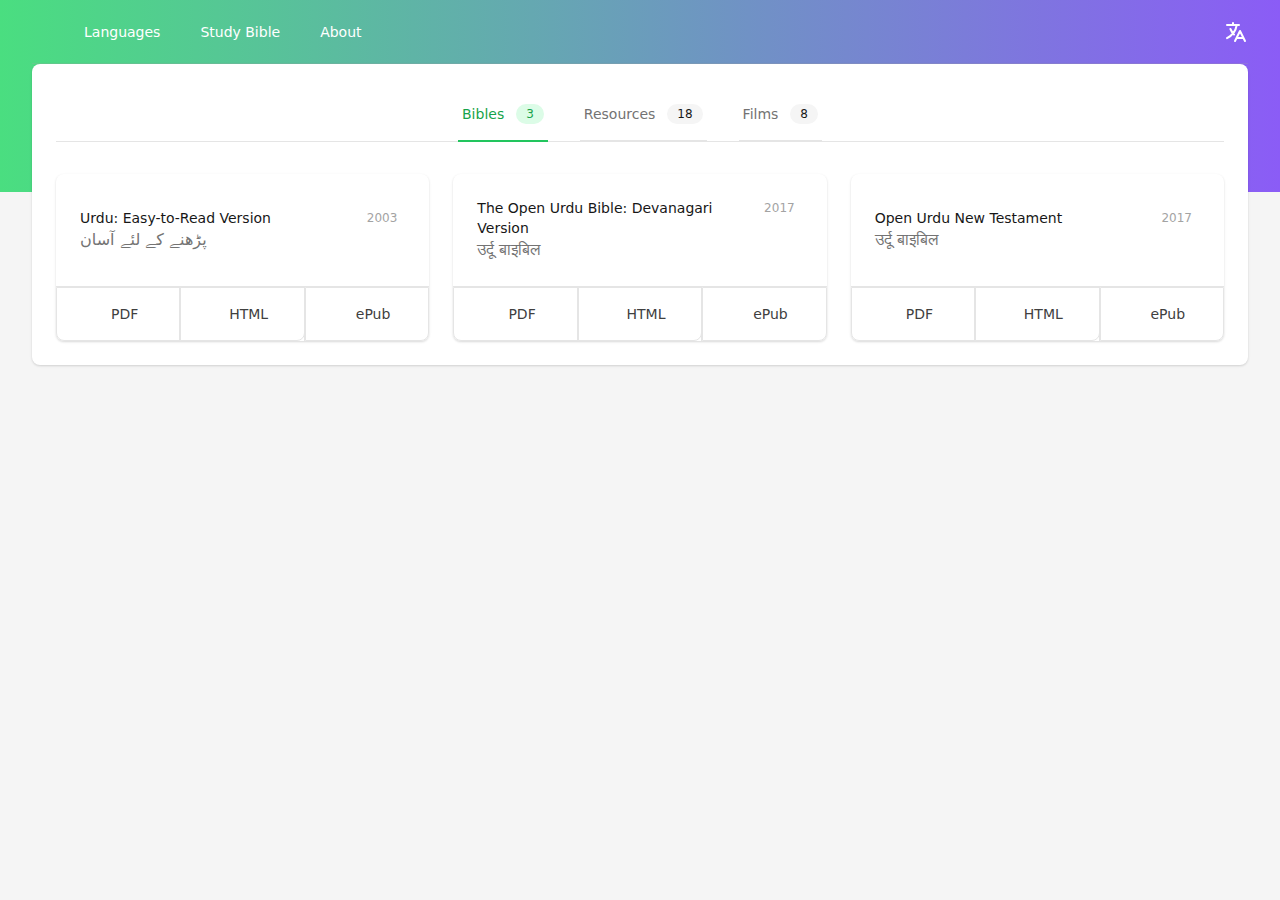
<file: languages/urd/index.html>
<!DOCTYPE html><html><head><meta charSet="utf-8"/><meta http-equiv="x-ua-compatible" content="ie=edge"/><meta name="viewport" content="width=device-width, initial-scale=1, shrink-to-fit=no"/><style data-href="/styles.f70cda07bd7de5fe1808.css" data-identity="gatsby-global-css">/*! tailwindcss v2.2.7 | MIT License | https://tailwindcss.com */

/*! modern-normalize v1.1.0 | MIT License | https://github.com/sindresorhus/modern-normalize */html{-webkit-text-size-adjust:100%;line-height:1.15;-moz-tab-size:4;-o-tab-size:4;tab-size:4}body{font-family:system-ui,-apple-system,Segoe UI,Roboto,Helvetica,Arial,sans-serif,Apple Color Emoji,Segoe UI Emoji;margin:0}hr{color:inherit;height:0}abbr[title]{-webkit-text-decoration:underline dotted;text-decoration:underline dotted}b,strong{font-weight:bolder}code,kbd,pre,samp{font-family:ui-monospace,SFMono-Regular,Consolas,Liberation Mono,Menlo,monospace;font-size:1em}small{font-size:80%}sub,sup{font-size:75%;line-height:0;position:relative;vertical-align:baseline}sub{bottom:-.25em}sup{top:-.5em}table{border-color:inherit;text-indent:0}button,input,optgroup,select,textarea{font-family:inherit;font-size:100%;line-height:1.15;margin:0}button,select{text-transform:none}[type=button],[type=submit],button{-webkit-appearance:button}legend{padding:0}progress{vertical-align:baseline}[type=search]{-webkit-appearance:textfield;outline-offset:-2px}summary{display:list-item}blockquote,dd,dl,figure,h1,h2,h3,h4,h5,h6,hr,p,pre{margin:0}button{background-color:transparent;background-image:none}fieldset,ol,ul{margin:0;padding:0}ol,ul{list-style:none}html{font-family:ui-sans-serif,system-ui,-apple-system,BlinkMacSystemFont,Segoe UI,Roboto,Helvetica Neue,Arial,Noto Sans,sans-serif,Apple Color Emoji,Segoe UI Emoji,Segoe UI Symbol,Noto Color Emoji;line-height:1.5}body{font-family:inherit;line-height:inherit}*,:after,:before{border:0 solid;box-sizing:border-box}hr{border-top-width:1px}img{border-style:solid}textarea{resize:vertical}input::-moz-placeholder,textarea::-moz-placeholder{color:#a3a3a3}input:-ms-input-placeholder,textarea:-ms-input-placeholder{color:#a3a3a3}input::placeholder,textarea::placeholder{color:#a3a3a3}[role=button],button{cursor:pointer}table{border-collapse:collapse}h1,h2,h3,h4,h5,h6{font-size:inherit;font-weight:inherit}a{color:inherit;text-decoration:inherit}button,input,optgroup,select,textarea{color:inherit;line-height:inherit;padding:0}code,kbd,pre,samp{font-family:ui-monospace,SFMono-Regular,Menlo,Monaco,Consolas,Liberation Mono,Courier New,monospace}audio,canvas,embed,iframe,img,object,svg,video{display:block;vertical-align:middle}img,video{height:auto;max-width:100%}[hidden]{display:none}*,:after,:before{--tw-border-opacity:1;border-color:rgba(229,229,229,var(--tw-border-opacity))}[type=date],[type=email],[type=number],[type=search],[type=text],[type=time],[type=url],select,textarea{-webkit-appearance:none;-moz-appearance:none;appearance:none;background-color:#fff;border-color:#737373;border-radius:0;border-width:1px;font-size:1rem;line-height:1.5rem;padding:.5rem .75rem}[type=date]:focus,[type=email]:focus,[type=number]:focus,[type=search]:focus,[type=text]:focus,[type=time]:focus,[type=url]:focus,select:focus,textarea:focus{--tw-ring-inset:var(--tw-empty,/*!*/ /*!*/);--tw-ring-offset-width:0px;--tw-ring-offset-color:#fff;--tw-ring-color:#2563eb;--tw-ring-offset-shadow:var(--tw-ring-inset) 0 0 0 var(--tw-ring-offset-width) var(--tw-ring-offset-color);--tw-ring-shadow:var(--tw-ring-inset) 0 0 0 calc(1px + var(--tw-ring-offset-width)) var(--tw-ring-color);border-color:#2563eb;box-shadow:var(--tw-ring-offset-shadow),var(--tw-ring-shadow),var(--tw-shadow,0 0 #0000);outline:2px solid transparent;outline-offset:2px}input::-moz-placeholder,textarea::-moz-placeholder{color:#737373;opacity:1}input:-ms-input-placeholder,textarea:-ms-input-placeholder{color:#737373;opacity:1}input::placeholder,textarea::placeholder{color:#737373;opacity:1}select{-webkit-print-color-adjust:exact;background-image:url("data:image/svg+xml;charset=utf-8,%3Csvg xmlns='http://www.w3.org/2000/svg' fill='none' viewBox='0 0 20 20'%3E%3Cpath stroke='%23737373' stroke-linecap='round' stroke-linejoin='round' stroke-width='1.5' d='m6 8 4 4 4-4'/%3E%3C/svg%3E");background-position:right .5rem center;background-repeat:no-repeat;background-size:1.5em 1.5em;color-adjust:exact;padding-right:2.5rem}[type=file]{background:unset;border-color:inherit;border-radius:0;border-width:0;font-size:unset;line-height:inherit;padding:0}[type=file]:focus{outline:1px auto -webkit-focus-ring-color}.sr-only{clip:rect(0,0,0,0);border-width:0;height:1px;margin:-1px;overflow:hidden;padding:0;position:absolute;white-space:nowrap;width:1px}.pointer-events-none{pointer-events:none}.fixed{position:fixed}.absolute{position:absolute}.relative{position:relative}.inset-0{left:0;right:0}.inset-0,.inset-y-0{bottom:0;top:0}.top-0{top:0}.right-0{right:0}.right-full{right:100%}.bottom-0{bottom:0}.left-0{left:0}.left-full{left:100%}.z-10{z-index:10}.z-20{z-index:20}.z-30{z-index:30}.z-40{z-index:40}.col-span-1{grid-column:span 1/span 1}.mx-4{margin-left:1rem;margin-right:1rem}.mx-auto{margin-left:auto;margin-right:auto}.-mx-4{margin-left:-1rem;margin-right:-1rem}.-my-2{margin-bottom:-.5rem;margin-top:-.5rem}.mt-1{margin-top:.25rem}.mt-2{margin-top:.5rem}.mt-3{margin-top:.75rem}.mt-4{margin-top:1rem}.mt-5{margin-top:1.25rem}.mt-10{margin-top:2.5rem}.mt-12{margin-top:3rem}.mt-20{margin-top:5rem}.-mt-32{margin-top:-8rem}.-mr-px{margin-right:-1px}.mb-4{margin-bottom:1rem}.mb-8{margin-bottom:2rem}.-mb-px{margin-bottom:-1px}.ml-3{margin-left:.75rem}.-ml-px{margin-left:-1px}.block{display:block}.inline-block{display:inline-block}.flex{display:flex}.inline-flex{display:inline-flex}.table{display:table}.grid{display:grid}.hidden{display:none}.h-4{height:1rem}.h-5{height:1.25rem}.h-6{height:1.5rem}.h-16{height:4rem}.h-64{height:16rem}.h-full{height:100%}.min-h-screen{min-height:100vh}.w-0{width:0}.w-4{width:1rem}.w-5{width:1.25rem}.w-6{width:1.5rem}.w-48{width:12rem}.w-60{width:15rem}.w-1\/3{width:33.333333%}.w-full{width:100%}.min-w-full{min-width:100%}.max-w-md{max-width:28rem}.max-w-lg{max-width:32rem}.max-w-xl{max-width:36rem}.max-w-7xl{max-width:80rem}.flex-1{flex:1 1 0%}.flex-shrink-0{flex-shrink:0}.flex-grow{flex-grow:1}.origin-top-right{transform-origin:top right}.transform{--tw-translate-x:0;--tw-translate-y:0;--tw-rotate:0;--tw-skew-x:0;--tw-skew-y:0;--tw-scale-x:1;--tw-scale-y:1;transform:translateX(var(--tw-translate-x)) translateY(var(--tw-translate-y)) rotate(var(--tw-rotate)) skewX(var(--tw-skew-x)) skewY(var(--tw-skew-y)) scaleX(var(--tw-scale-x)) scaleY(var(--tw-scale-y))}.translate-x-1\/2{--tw-translate-x:50%}.-translate-x-1\/2{--tw-translate-x:-50%}.scale-95{--tw-scale-x:.95;--tw-scale-y:.95}.scale-100{--tw-scale-x:1;--tw-scale-y:1}@-webkit-keyframes spin{to{transform:rotate(1turn)}}@keyframes spin{to{transform:rotate(1turn)}}@-webkit-keyframes ping{75%,to{opacity:0;transform:scale(2)}}@keyframes ping{75%,to{opacity:0;transform:scale(2)}}@-webkit-keyframes pulse{50%{opacity:.5}}@keyframes pulse{50%{opacity:.5}}@-webkit-keyframes bounce{0%,to{-webkit-animation-timing-function:cubic-bezier(.8,0,1,1);animation-timing-function:cubic-bezier(.8,0,1,1);transform:translateY(-25%)}50%{-webkit-animation-timing-function:cubic-bezier(0,0,.2,1);animation-timing-function:cubic-bezier(0,0,.2,1);transform:none}}@keyframes bounce{0%,to{-webkit-animation-timing-function:cubic-bezier(.8,0,1,1);animation-timing-function:cubic-bezier(.8,0,1,1);transform:translateY(-25%)}50%{-webkit-animation-timing-function:cubic-bezier(0,0,.2,1);animation-timing-function:cubic-bezier(0,0,.2,1);transform:none}}.grid-cols-1{grid-template-columns:repeat(1,minmax(0,1fr))}.flex-col{flex-direction:column}.items-end{align-items:flex-end}.items-center{align-items:center}.items-baseline{align-items:baseline}.justify-center{justify-content:center}.justify-between{justify-content:space-between}.gap-6{gap:1.5rem}.gap-x-2{-moz-column-gap:.5rem;column-gap:.5rem}.gap-y-6{row-gap:1.5rem}.space-x-3>:not([hidden])~:not([hidden]){--tw-space-x-reverse:0;margin-left:calc(.75rem*(1 - var(--tw-space-x-reverse)));margin-right:calc(.75rem*var(--tw-space-x-reverse))}.space-x-4>:not([hidden])~:not([hidden]){--tw-space-x-reverse:0;margin-left:calc(1rem*(1 - var(--tw-space-x-reverse)));margin-right:calc(1rem*var(--tw-space-x-reverse))}.space-x-6>:not([hidden])~:not([hidden]){--tw-space-x-reverse:0;margin-left:calc(1.5rem*(1 - var(--tw-space-x-reverse)));margin-right:calc(1.5rem*var(--tw-space-x-reverse))}.space-x-8>:not([hidden])~:not([hidden]){--tw-space-x-reverse:0;margin-left:calc(2rem*(1 - var(--tw-space-x-reverse)));margin-right:calc(2rem*var(--tw-space-x-reverse))}.space-y-1>:not([hidden])~:not([hidden]){--tw-space-y-reverse:0;margin-bottom:calc(.25rem*var(--tw-space-y-reverse));margin-top:calc(.25rem*(1 - var(--tw-space-y-reverse)))}.divide-x>:not([hidden])~:not([hidden]){--tw-divide-x-reverse:0;border-left-width:calc(1px*(1 - var(--tw-divide-x-reverse)));border-right-width:calc(1px*var(--tw-divide-x-reverse))}.divide-y>:not([hidden])~:not([hidden]){--tw-divide-y-reverse:0;border-bottom-width:calc(1px*var(--tw-divide-y-reverse));border-top-width:calc(1px*(1 - var(--tw-divide-y-reverse)))}.divide-gray-200>:not([hidden])~:not([hidden]){--tw-divide-opacity:1;border-color:rgba(229,229,229,var(--tw-divide-opacity))}.overflow-hidden{overflow:hidden}.overflow-x-auto{overflow-x:auto}.overflow-y-auto{overflow-y:auto}.overflow-ellipsis{text-overflow:ellipsis}.whitespace-nowrap{white-space:nowrap}.rounded-md{border-radius:.375rem}.rounded-lg{border-radius:.5rem}.rounded-full{border-radius:9999px}.rounded-br-lg{border-bottom-right-radius:.5rem}.rounded-bl-lg{border-bottom-left-radius:.5rem}.border{border-width:1px}.border-t{border-top-width:1px}.border-b-2{border-bottom-width:2px}.border-b{border-bottom-width:1px}.border-primary-500{--tw-border-opacity:1;border-color:rgba(34,197,94,var(--tw-border-opacity))}.border-gray-200{--tw-border-opacity:1;border-color:rgba(229,229,229,var(--tw-border-opacity))}.border-gray-300{--tw-border-opacity:1;border-color:rgba(212,212,212,var(--tw-border-opacity))}.hover\:border-gray-200:hover{--tw-border-opacity:1;border-color:rgba(229,229,229,var(--tw-border-opacity))}.focus\:border-primary-500:focus{--tw-border-opacity:1;border-color:rgba(34,197,94,var(--tw-border-opacity))}.focus\:border-white:focus{--tw-border-opacity:1;border-color:rgba(255,255,255,var(--tw-border-opacity))}.border-opacity-25{--tw-border-opacity:0.25}.bg-primary-100{--tw-bg-opacity:1;background-color:rgba(220,252,231,var(--tw-bg-opacity))}.bg-primary-600{--tw-bg-opacity:1;background-color:rgba(22,163,74,var(--tw-bg-opacity))}.bg-white{--tw-bg-opacity:1;background-color:rgba(255,255,255,var(--tw-bg-opacity))}.bg-gray-50{--tw-bg-opacity:1;background-color:rgba(250,250,250,var(--tw-bg-opacity))}.bg-gray-100{--tw-bg-opacity:1;background-color:rgba(245,245,245,var(--tw-bg-opacity))}.hover\:bg-primary-700:hover{--tw-bg-opacity:1;background-color:rgba(21,128,61,var(--tw-bg-opacity))}.hover\:bg-gray-50:hover{--tw-bg-opacity:1;background-color:rgba(250,250,250,var(--tw-bg-opacity))}.hover\:bg-gray-500:hover{--tw-bg-opacity:1;background-color:rgba(115,115,115,var(--tw-bg-opacity))}.hover\:bg-opacity-75:hover{--tw-bg-opacity:0.75}.bg-gradient-to-r{background-image:linear-gradient(to right,var(--tw-gradient-stops))}.from-primary-400{--tw-gradient-from:#4ade80;--tw-gradient-stops:var(--tw-gradient-from),var(--tw-gradient-to,rgba(74,222,128,0))}.to-secondary-500{--tw-gradient-to:#8b5cf6}.object-cover{-o-object-fit:cover;object-fit:cover}.p-2{padding:.5rem}.p-6{padding:1.5rem}.px-1{padding-left:.25rem;padding-right:.25rem}.px-2{padding-left:.5rem;padding-right:.5rem}.px-3{padding-left:.75rem;padding-right:.75rem}.px-4{padding-left:1rem;padding-right:1rem}.px-5{padding-left:1.25rem;padding-right:1.25rem}.px-6{padding-left:1.5rem;padding-right:1.5rem}.px-8{padding-left:2rem;padding-right:2rem}.px-2\.5{padding-left:.625rem;padding-right:.625rem}.py-0{padding-bottom:0;padding-top:0}.py-1{padding-bottom:.25rem;padding-top:.25rem}.py-2{padding-bottom:.5rem;padding-top:.5rem}.py-3{padding-bottom:.75rem;padding-top:.75rem}.py-4{padding-bottom:1rem;padding-top:1rem}.py-6{padding-bottom:1.5rem;padding-top:1.5rem}.py-12{padding-bottom:3rem;padding-top:3rem}.py-16{padding-bottom:4rem;padding-top:4rem}.py-0\.5{padding-bottom:.125rem;padding-top:.125rem}.pt-2{padding-top:.5rem}.pt-4{padding-top:1rem}.pt-5{padding-top:1.25rem}.pt-16{padding-top:4rem}.pr-3{padding-right:.75rem}.pr-4{padding-right:1rem}.pb-3{padding-bottom:.75rem}.pb-4{padding-bottom:1rem}.pb-12{padding-bottom:3rem}.pb-20{padding-bottom:5rem}.pb-32{padding-bottom:8rem}.pl-3{padding-left:.75rem}.pl-10{padding-left:2.5rem}.text-left{text-align:left}.text-center{text-align:center}.align-middle{vertical-align:middle}.text-xs{font-size:.75rem;line-height:1rem}.text-sm{font-size:.875rem;line-height:1.25rem}.text-base{font-size:1rem;line-height:1.5rem}.text-lg{font-size:1.125rem;line-height:1.75rem}.text-3xl{font-size:1.875rem;line-height:2.25rem}.text-4xl{font-size:2.25rem;line-height:2.5rem}.font-medium{font-weight:500}.font-bold{font-weight:700}.font-extrabold{font-weight:800}.uppercase{text-transform:uppercase}.leading-5{line-height:1.25rem}.leading-6{line-height:1.5rem}.tracking-tight{letter-spacing:-.025em}.tracking-wider{letter-spacing:.05em}.text-primary-600{--tw-text-opacity:1;color:rgba(22,163,74,var(--tw-text-opacity))}.text-white{--tw-text-opacity:1;color:rgba(255,255,255,var(--tw-text-opacity))}.text-gray-200{--tw-text-opacity:1;color:rgba(229,229,229,var(--tw-text-opacity))}.text-gray-400{--tw-text-opacity:1;color:rgba(163,163,163,var(--tw-text-opacity))}.text-gray-500{--tw-text-opacity:1;color:rgba(115,115,115,var(--tw-text-opacity))}.text-gray-600{--tw-text-opacity:1;color:rgba(82,82,82,var(--tw-text-opacity))}.text-gray-700{--tw-text-opacity:1;color:rgba(64,64,64,var(--tw-text-opacity))}.text-gray-900{--tw-text-opacity:1;color:rgba(23,23,23,var(--tw-text-opacity))}.hover\:text-white:hover{--tw-text-opacity:1;color:rgba(255,255,255,var(--tw-text-opacity))}.hover\:text-gray-500:hover{--tw-text-opacity:1;color:rgba(115,115,115,var(--tw-text-opacity))}.hover\:text-gray-700:hover{--tw-text-opacity:1;color:rgba(64,64,64,var(--tw-text-opacity))}.focus\:text-gray-600:focus{--tw-text-opacity:1;color:rgba(82,82,82,var(--tw-text-opacity))}.placeholder-gray-500::-moz-placeholder{--tw-placeholder-opacity:1;color:rgba(115,115,115,var(--tw-placeholder-opacity))}.placeholder-gray-500:-ms-input-placeholder{--tw-placeholder-opacity:1;color:rgba(115,115,115,var(--tw-placeholder-opacity))}.placeholder-gray-500::placeholder{--tw-placeholder-opacity:1;color:rgba(115,115,115,var(--tw-placeholder-opacity))}.opacity-0{opacity:0}.opacity-30{opacity:.3}.opacity-100{opacity:1}*,:after,:before{--tw-shadow:0 0 #0000}.shadow-sm{--tw-shadow:0 1px 2px 0 rgba(0,0,0,0.05)}.shadow,.shadow-sm{box-shadow:var(--tw-ring-offset-shadow,0 0 #0000),var(--tw-ring-shadow,0 0 #0000),var(--tw-shadow)}.shadow{--tw-shadow:0 1px 3px 0 rgba(0,0,0,0.1),0 1px 2px 0 rgba(0,0,0,0.06)}.shadow-lg{--tw-shadow:0 10px 15px -3px rgba(0,0,0,0.1),0 4px 6px -2px rgba(0,0,0,0.05)}.shadow-lg,.shadow-xl{box-shadow:var(--tw-ring-offset-shadow,0 0 #0000),var(--tw-ring-shadow,0 0 #0000),var(--tw-shadow)}.shadow-xl{--tw-shadow:0 20px 25px -5px rgba(0,0,0,0.1),0 10px 10px -5px rgba(0,0,0,0.04)}.focus\:outline-none:focus{outline:2px solid transparent;outline-offset:2px}*,:after,:before{--tw-ring-inset:var(--tw-empty,/*!*/ /*!*/);--tw-ring-offset-width:0px;--tw-ring-offset-color:#fff;--tw-ring-color:rgba(59,130,246,0.5);--tw-ring-offset-shadow:0 0 #0000;--tw-ring-shadow:0 0 #0000}.ring-1{--tw-ring-offset-shadow:var(--tw-ring-inset) 0 0 0 var(--tw-ring-offset-width) var(--tw-ring-offset-color);--tw-ring-shadow:var(--tw-ring-inset) 0 0 0 calc(1px + var(--tw-ring-offset-width)) var(--tw-ring-color)}.focus\:ring-2:focus,.ring-1{box-shadow:var(--tw-ring-offset-shadow),var(--tw-ring-shadow),var(--tw-shadow,0 0 #0000)}.focus\:ring-2:focus{--tw-ring-offset-shadow:var(--tw-ring-inset) 0 0 0 var(--tw-ring-offset-width) var(--tw-ring-offset-color);--tw-ring-shadow:var(--tw-ring-inset) 0 0 0 calc(2px + var(--tw-ring-offset-width)) var(--tw-ring-color)}.focus\:ring:focus{--tw-ring-offset-shadow:var(--tw-ring-inset) 0 0 0 var(--tw-ring-offset-width) var(--tw-ring-offset-color);--tw-ring-shadow:var(--tw-ring-inset) 0 0 0 calc(3px + var(--tw-ring-offset-width)) var(--tw-ring-color);box-shadow:var(--tw-ring-offset-shadow),var(--tw-ring-shadow),var(--tw-shadow,0 0 #0000)}.focus\:ring-primary-500:focus{--tw-ring-opacity:1;--tw-ring-color:rgba(34,197,94,var(--tw-ring-opacity))}.focus\:ring-white:focus{--tw-ring-opacity:1;--tw-ring-color:rgba(255,255,255,var(--tw-ring-opacity))}.ring-opacity-5{--tw-ring-opacity:0.05}.focus\:ring-opacity-50:focus{--tw-ring-opacity:0.5}.focus\:ring-offset-2:focus{--tw-ring-offset-width:2px}.focus\:ring-offset-gray-600:focus{--tw-ring-offset-color:#525252}.filter{--tw-blur:var(--tw-empty,/*!*/ /*!*/);--tw-brightness:var(--tw-empty,/*!*/ /*!*/);--tw-contrast:var(--tw-empty,/*!*/ /*!*/);--tw-grayscale:var(--tw-empty,/*!*/ /*!*/);--tw-hue-rotate:var(--tw-empty,/*!*/ /*!*/);--tw-invert:var(--tw-empty,/*!*/ /*!*/);--tw-saturate:var(--tw-empty,/*!*/ /*!*/);--tw-sepia:var(--tw-empty,/*!*/ /*!*/);--tw-drop-shadow:var(--tw-empty,/*!*/ /*!*/);filter:var(--tw-blur) var(--tw-brightness) var(--tw-contrast) var(--tw-grayscale) var(--tw-hue-rotate) var(--tw-invert) var(--tw-saturate) var(--tw-sepia) var(--tw-drop-shadow)}.transition-all{transition-duration:.15s;transition-property:all;transition-timing-function:cubic-bezier(.4,0,.2,1)}.transition{transition-duration:.15s;transition-property:background-color,border-color,color,fill,stroke,opacity,box-shadow,transform,filter,-webkit-backdrop-filter;transition-property:background-color,border-color,color,fill,stroke,opacity,box-shadow,transform,filter,backdrop-filter;transition-property:background-color,border-color,color,fill,stroke,opacity,box-shadow,transform,filter,backdrop-filter,-webkit-backdrop-filter;transition-timing-function:cubic-bezier(.4,0,.2,1)}.duration-75{transition-duration:75ms}.duration-100{transition-duration:.1s}.duration-200{transition-duration:.2s}.duration-300{transition-duration:.3s}.ease-in{transition-timing-function:cubic-bezier(.4,0,1,1)}.ease-out{transition-timing-function:cubic-bezier(0,0,.2,1)}@media (min-width:640px){.sm\:col-span-2{grid-column:span 2/span 2}.sm\:-mx-6{margin-left:-1.5rem;margin-right:-1.5rem}.sm\:my-8{margin-bottom:2rem;margin-top:2rem}.sm\:mt-0{margin-top:0}.sm\:mt-4{margin-top:1rem}.sm\:ml-3{margin-left:.75rem}.sm\:block{display:block}.sm\:flex{display:flex}.sm\:h-72{height:18rem}.sm\:w-full{width:100%}.sm\:max-w-lg{max-width:32rem}.sm\:grid-cols-2{grid-template-columns:repeat(2,minmax(0,1fr))}.sm\:flex-row-reverse{flex-direction:row-reverse}.sm\:items-start{align-items:flex-start}.sm\:justify-end{justify-content:flex-end}.sm\:justify-center{justify-content:center}.sm\:gap-x-8{-moz-column-gap:2rem;column-gap:2rem}.sm\:rounded-lg{border-radius:.5rem}.sm\:p-0{padding:0}.sm\:p-6{padding:1.5rem}.sm\:px-4{padding-left:1rem;padding-right:1rem}.sm\:px-6{padding-left:1.5rem;padding-right:1.5rem}.sm\:px-8{padding-left:2rem;padding-right:2rem}.sm\:align-middle{vertical-align:middle}.sm\:text-sm{font-size:.875rem;line-height:1.25rem}.sm\:text-xl{font-size:1.25rem;line-height:1.75rem}.sm\:text-4xl{font-size:2.25rem;line-height:2.5rem}.sm\:text-5xl{font-size:3rem;line-height:1}}@media (min-width:768px){.md\:mt-5{margin-top:1.25rem}.md\:inline-block{display:inline-block}.md\:h-96{height:24rem}.md\:max-w-3xl{max-width:48rem}.md\:px-10{padding-left:2.5rem;padding-right:2.5rem}.md\:py-4{padding-bottom:1rem;padding-top:1rem}.md\:text-lg{font-size:1.125rem;line-height:1.75rem}.md\:text-6xl{font-size:3.75rem;line-height:1}}@media (min-width:1024px){.lg\:absolute{position:absolute}.lg\:relative{position:relative}.lg\:inset-y-0{bottom:0;top:0}.lg\:right-0{right:0}.lg\:-mx-8{margin-left:-2rem;margin-right:-2rem}.lg\:ml-4{margin-left:1rem}.lg\:ml-6{margin-left:1.5rem}.lg\:ml-10{margin-left:2.5rem}.lg\:block{display:block}.lg\:hidden{display:none}.lg\:h-full{height:100%}.lg\:w-1\/2{width:50%}.lg\:max-w-xs{max-width:20rem}.lg\:grid-cols-3{grid-template-columns:repeat(3,minmax(0,1fr))}.lg\:justify-start{justify-content:flex-start}.lg\:justify-end{justify-content:flex-end}.lg\:border-b{border-bottom-width:1px}.lg\:border-none{border-style:none}.lg\:border-gray-400{--tw-border-opacity:1;border-color:rgba(163,163,163,var(--tw-border-opacity))}.lg\:border-opacity-25{--tw-border-opacity:0.25}.lg\:px-0{padding-left:0;padding-right:0}.lg\:px-8{padding-left:2rem;padding-right:2rem}.lg\:py-24{padding-bottom:6rem;padding-top:6rem}.lg\:py-48{padding-bottom:12rem;padding-top:12rem}.lg\:text-left{text-align:left}.lg\:text-5xl{font-size:3rem;line-height:1}}@media (min-width:1280px){.xl\:inline{display:inline}.xl\:pr-16{padding-right:4rem}.xl\:text-6xl{font-size:3.75rem;line-height:1}}</style><meta name="generator" content="Gatsby 3.12.0"/><style>.gatsby-image-wrapper{position:relative;overflow:hidden}.gatsby-image-wrapper img{bottom:0;height:100%;left:0;margin:0;max-width:none;padding:0;position:absolute;right:0;top:0;width:100%;object-fit:cover}.gatsby-image-wrapper [data-main-image]{opacity:0;transform:translateZ(0);transition:opacity .25s linear;will-change:opacity}.gatsby-image-wrapper-constrained{display:inline-block;vertical-align:top}</style><noscript><style>.gatsby-image-wrapper noscript [data-main-image]{opacity:1!important}.gatsby-image-wrapper [data-placeholder-image]{opacity:0!important}</style></noscript><script type="module">const e="undefined"!=typeof HTMLImageElement&&"loading"in HTMLImageElement.prototype;e&&document.body.addEventListener("load",(function(e){if(void 0===e.target.dataset.mainImage)return;if(void 0===e.target.dataset.gatsbyImageSsr)return;const t=e.target;let a=null,n=t;for(;null===a&&n;)void 0!==n.parentNode.dataset.gatsbyImageWrapper&&(a=n.parentNode),n=n.parentNode;const o=a.querySelector("[data-placeholder-image]"),r=new Image;r.src=t.currentSrc,r.decode().catch((()=>{})).then((()=>{t.style.opacity=1,o&&(o.style.opacity=0,o.style.transition="opacity 500ms linear")}))}),!0);</script><title data-react-helmet="true"></title><link rel="sitemap" type="application/xml" href="/sitemap/sitemap-index.xml"/><link as="script" rel="preload" href="/webpack-runtime-7860a211f8b4ca100dc6.js"/><link as="script" rel="preload" href="/framework-f1b52caf4c854714bfb6.js"/><link as="script" rel="preload" href="/app-8135e2c5a4060fa08c28.js"/><link as="script" rel="preload" href="/bac36e78a8e0a16341d6c8fa5a6f62f9654001dc-9bb89b3f259e0f0fd6f8.js"/><link as="script" rel="preload" href="/component---src-templates-language-jsx-3947a83f496c6a5219a6.js"/><link as="fetch" rel="preload" href="/page-data/languages/urd/page-data.json" crossorigin="anonymous"/><link as="fetch" rel="preload" href="/page-data/app-data.json" crossorigin="anonymous"/></head><body><div id="___gatsby"><div style="outline:none" tabindex="-1" id="gatsby-focus-wrapper"><div class="min-h-screen bg-gray-100"><div class="bg-gradient-to-r from-primary-400 to-secondary-500 pb-32"><nav class="bg-gradient-to-r from-primary-400 to-secondary-500 border-b border-gray-300 border-opacity-25 lg:border-none"><div class="max-w-7xl mx-auto px-2 sm:px-4 lg:px-8"><div class="relative h-16 flex items-center justify-between lg:border-b lg:border-gray-400 lg:border-opacity-25"><div class="px-2 flex items-center lg:px-0"><a href="/" class="flex-shrink-0 text-white text-lg font-bold"></a><div class="hidden lg:block lg:ml-10"><div class="flex space-x-4"><a class="text-white hover:bg-gray-500 hover:bg-opacity-75 rounded-md py-2 px-3 text-sm font-medium" href="/languages">Languages</a><a class="text-white hover:bg-gray-500 hover:bg-opacity-75 rounded-md py-2 px-3 text-sm font-medium" href="http://inscript.org">Study Bible</a><a class="text-white hover:bg-gray-500 hover:bg-opacity-75 rounded-md py-2 px-3 text-sm font-medium" href="/about">About</a></div></div></div><div class="flex-1 px-2 flex justify-center lg:ml-6 lg:justify-end"><div class="max-w-lg w-full lg:max-w-xs"></div></div><div class="flex lg:hidden"><button class="bg-gray-100 p-2 rounded-md inline-flex items-center justify-center text-gray-600 hover:text-white hover:bg-gray-500 hover:bg-opacity-75 focus:outline-none focus:ring-2 focus:ring-offset-2 focus:ring-offset-gray-600 focus:ring-white" id="headlessui-disclosure-button-undefined" type="button" aria-expanded="false"><span class="sr-only">Open main menu</span><svg xmlns="http://www.w3.org/2000/svg" fill="none" viewBox="0 0 24 24" stroke="currentColor" class="block h-6 w-6" aria-hidden="true"><path stroke-linecap="round" stroke-linejoin="round" stroke-width="2" d="M4 6h16M4 12h16M4 18h16"></path></svg></button></div><div class="hidden lg:block lg:ml-4"><div class="flex items-center"><div class="ml-3 relative flex-shrink-0"><div><button class="rounded-full flex text-sm text-white focus:text-gray-600" id="headlessui-menu-button-undefined" type="button" aria-haspopup="true" aria-expanded="false"><span class="sr-only">Open user menu</span><svg xmlns="http://www.w3.org/2000/svg" fill="none" viewBox="0 0 24 24" stroke="currentColor" class="h-6 w-6" aria-hidden="true"><path stroke-linecap="round" stroke-linejoin="round" stroke-width="2" d="M3 5h12M9 3v2m1.048 9.5A18.022 18.022 0 016.412 9m6.088 9h7M11 21l5-10 5 10M12.751 5C11.783 10.77 8.07 15.61 3 18.129"></path></svg></button></div></div></div></div></div></div></nav></div><main class="-mt-32"><div class="max-w-7xl mx-auto pb-12 px-4 sm:px-6 lg:px-8"><div class="bg-white rounded-lg shadow px-5 py-6 sm:px-6"><div><div class="border-b border-gray-200 mb-8"><div role="tablist" aria-orientation="horizontal"><nav class="-mb-px flex space-x-8 justify-center" aria-label="Tabs"><button aria-current="page" id="headlessui-tabs-tab-undefined" role="tab" type="button" aria-selected="false" tabindex="-1"><span class="border-transparent text-gray-500 hover:text-gray-700 hover:border-gray-200 whitespace-nowrap flex py-4 px-1 border-b-2 text-sm">Bibles<span class="bg-gray-100 text-gray-900 hidden ml-3 py-0.5 px-2.5 rounded-full text-xs md:inline-block">3</span></span></button><button id="headlessui-tabs-tab-undefined" role="tab" type="button" aria-selected="false" tabindex="-1"><span class="border-transparent text-gray-500 hover:text-gray-700 hover:border-gray-200 whitespace-nowrap flex py-4 px-1 border-b-2 text-sm">Resources<span class="bg-gray-100 text-gray-900 hidden ml-3 py-0.5 px-2.5 rounded-full text-xs md:inline-block">18</span></span></button><button id="headlessui-tabs-tab-undefined" role="tab" type="button" aria-selected="false" tabindex="-1"><span class="border-transparent text-gray-500 hover:text-gray-700 hover:border-gray-200 whitespace-nowrap flex py-4 px-1 border-b-2 text-sm">Films<span class="bg-gray-100 text-gray-900 hidden ml-3 py-0.5 px-2.5 rounded-full text-xs md:inline-block">8</span></span></button></nav></div></div><div></div></div></div></div></main></div></div><div id="gatsby-announcer" style="position:absolute;top:0;width:1px;height:1px;padding:0;overflow:hidden;clip:rect(0, 0, 0, 0);white-space:nowrap;border:0" aria-live="assertive" aria-atomic="true"></div></div><script id="gatsby-script-loader">/*<![CDATA[*/window.pagePath="/languages/urd/";/*]]>*/</script><script id="gatsby-chunk-mapping">/*<![CDATA[*/window.___chunkMapping={"polyfill":["/polyfill-68b9e1abb9712a8711e9.js"],"app":["/app-8135e2c5a4060fa08c28.js"],"component---src-pages-404-js":["/component---src-pages-404-js-b16b8a6ab79466650ce8.js"],"component---src-pages-about-js":["/component---src-pages-about-js-92c05de0768352ffb31d.js"],"component---src-pages-index-js":["/component---src-pages-index-js-c71e71204caf02511946.js"],"component---src-templates-language-all-jsx":["/component---src-templates-language-all-jsx-920f4d67b9e1bf87ea96.js"],"component---src-templates-language-jsx":["/component---src-templates-language-jsx-3947a83f496c6a5219a6.js"]};/*]]>*/</script><script src="/polyfill-68b9e1abb9712a8711e9.js" nomodule=""></script><script src="/component---src-templates-language-jsx-3947a83f496c6a5219a6.js" async=""></script><script src="/bac36e78a8e0a16341d6c8fa5a6f62f9654001dc-9bb89b3f259e0f0fd6f8.js" async=""></script><script src="/app-8135e2c5a4060fa08c28.js" async=""></script><script src="/framework-f1b52caf4c854714bfb6.js" async=""></script><script src="/webpack-runtime-7860a211f8b4ca100dc6.js" async=""></script></body></html>
</file>
